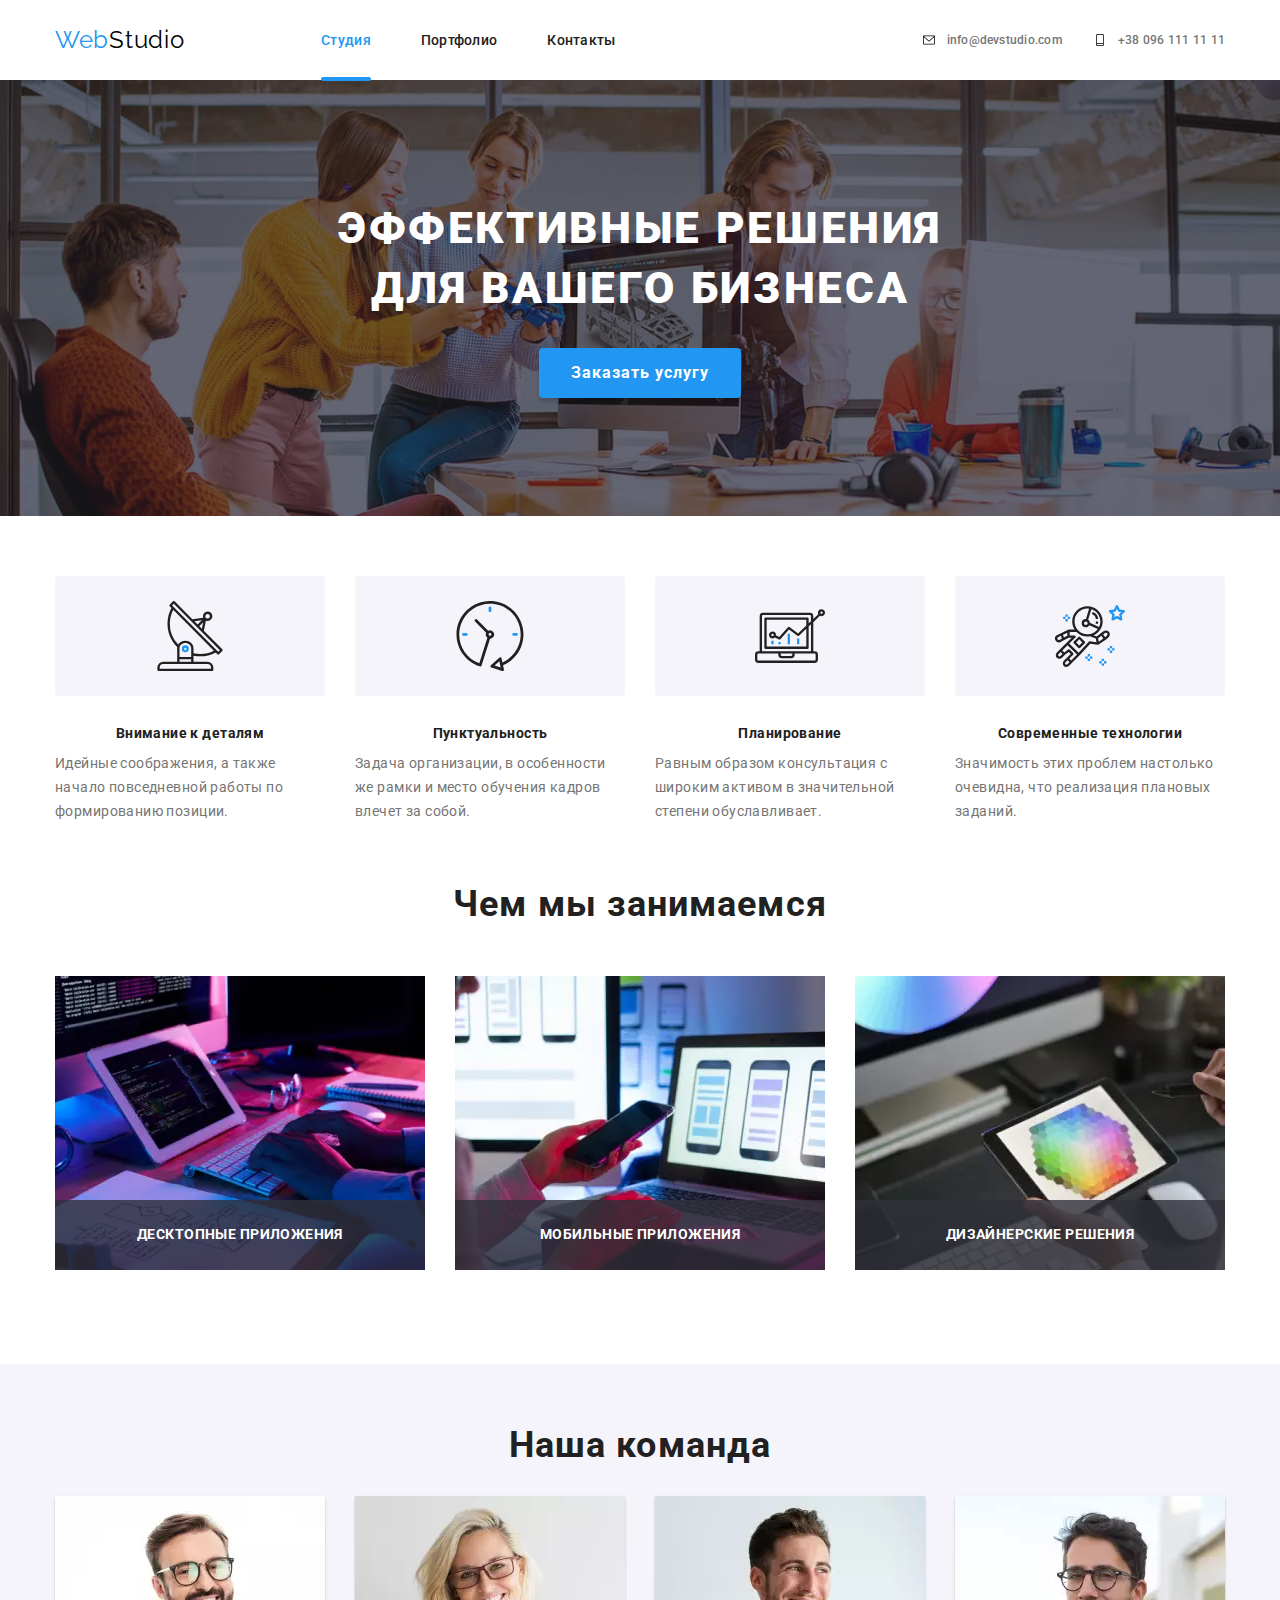
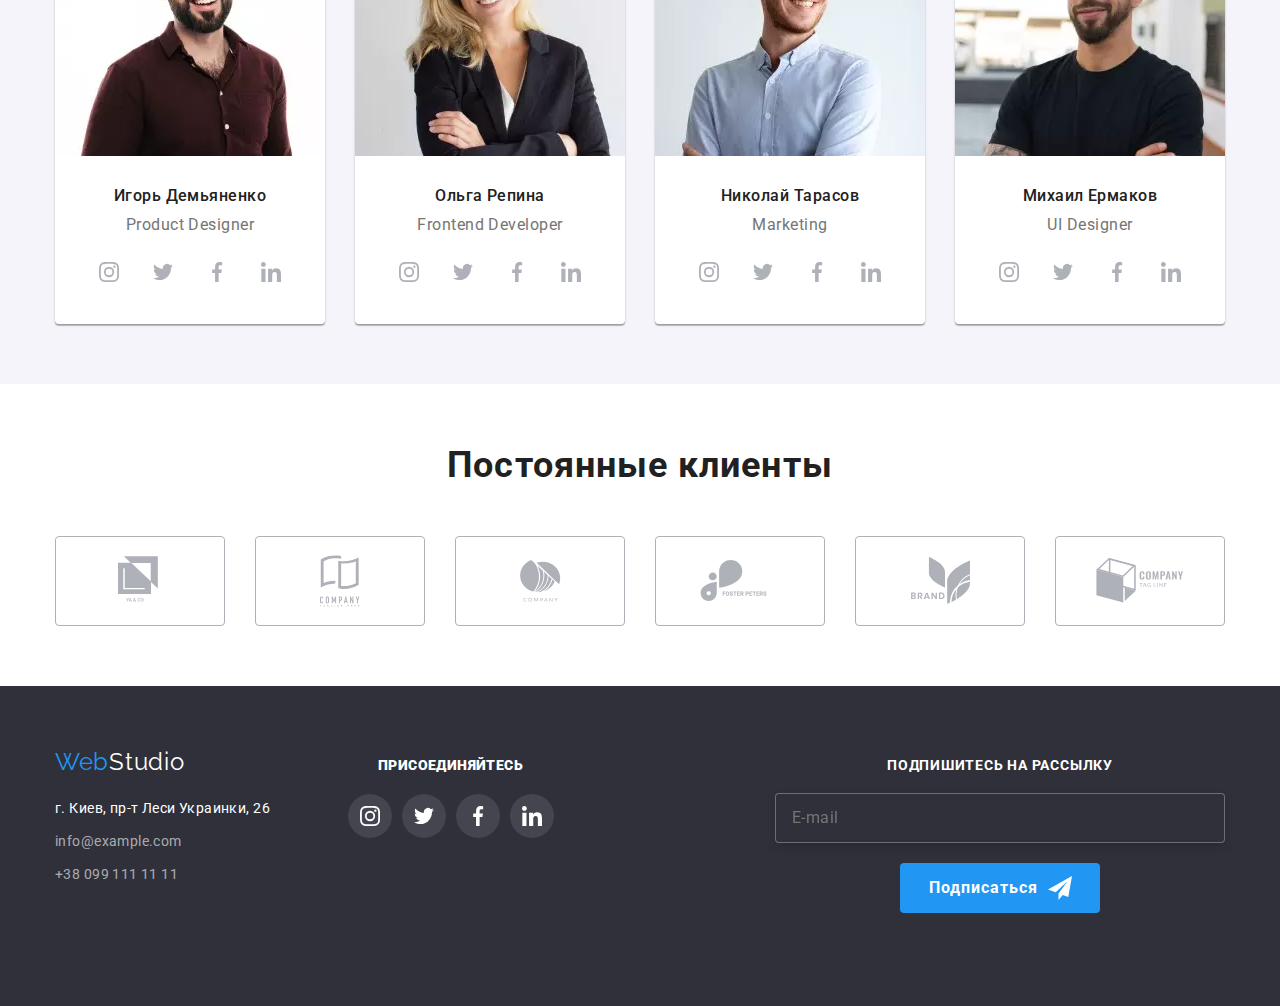
<file: index.html>
<!DOCTYPE html>
<html lang="ru">
  <head>
    <meta charset="UTF-8" />
    <meta name="viewport" content="width=device-width, initial-scale=1.0" />
    <title>Студия</title>
    <link
      href="https://fonts.googleapis.com/css2?family=Raleway:wght@700&family=Roboto:wght@400;500;700&display=swap"
      rel="stylesheet"
    />
    <link
      rel="stylesheet"
      href="https://cdnjs.cloudflare.com/ajax/libs/modern-normalize/0.7.0/modern-normalize.min.css"
    />
    <link rel="stylesheet" href="./css/index.min.css" />
  </head>

  <body>
    <!-- Шапка -->
    <header class="page-header container">
      <a href="./index.html" class="logo"
        ><span class="logo--web-color">Web</span>Studio</a
      >
      <div class="menu-container">
        <nav>
          <ul class="site-nav list">
            <li class="site-nav__item">
              <a href="index.html" class="site-nav__link site-nav__item--active"
                >Студия</a
              >
            </li>
            <li class="site-nav__item">
              <a href="portfolio.html" class="site-nav__link">Портфолио</a>
            </li>
            <li class="site-nav__item">
              <a href="" class="site-nav__link">Контакты</a>
            </li>
          </ul>
        </nav>

        <ul class="header-contacts list">
          <li class="header-contacts__mail-item">
            <a href="mailto:info@devstudio.com" class="header-contacts__link">
              <svg class="header-contacts__icon">
                <use
                  href="./images/symbol-defs.svg#icon-address-header-envelop"
                ></use>
              </svg>
              info@devstudio.com</a
            >
          </li>
          <li class="header-contacts__tel-item">
            <a href="tel:+380961111111" class="header-contacts__link"
              ><svg class="header-contacts__icon">
                <use
                  href="./images/symbol-defs.svg#icon-address-header-smartphone"
                ></use>
              </svg>
              +38 096 111 11 11</a
            >
          </li>
        </ul>
      </div>

      <!-- моб. кнопка -->
      <button
        type="button"
        class="menu-button"
        data-menu-button
        aria-expanded="false"
        aria-controls="mobile-menu"
      >
        <svg width="24" height="16" aria-label="Переключатель мобильного меню">
          <use
            class="menu-button__icon-menu"
            href="./images/symbol-defs-mobile.svg#icon-menu_24px"
          ></use>
          <use
            class="menu-button__icon-cross"
            href="./images/symbol-defs-mobile.svg#icon-close_24px"
          ></use>
        </svg>
      </button>

      <!-- моб. контейнер -->
      <div class="mobile-menu container" id="mobile-menu" data-menu>
        <nav>
          <ul class="mobile-menu__site-nav list">
            <li class="mobile-menu__site-nav-item">
              <a
                href="index.html"
                class="mobile-menu__site-nav-link mobile-menu__site-nav-link--mobile-active"
                >Студия</a
              >
            </li>
            <li class="mobile-menu__site-nav-item">
              <a href="portfolio.html" class="mobile-menu__site-nav-link"
                >Портфолио</a
              >
            </li>
            <li class="mobile-menu__site-nav-item">
              <a href="" class="mobile-menu__site-nav-link">Контакты</a>
            </li>
          </ul>
        </nav>

        <ul class="mobile-menu-contacts list">
          <li class="mobile-menu-contacts__mail-item">
            <a
              href="mailto:info@devstudio.com"
              class="mobile-menu-contacts__link"
            >
              <svg class="mobile-menu-contacts__icon">
                <use
                  href="./images/symbol-defs.svg#icon-address-header-envelop"
                ></use>
              </svg>
              info@devstudio.com</a
            >
          </li>
          <li class="mobile-menu-contacts__tel-item">
            <a href="tel:+380961111111" class="mobile-menu-contacts__link"
              ><svg class="mobile-menu-contacts__icon">
                <use
                  href="./images/symbol-defs.svg#icon-address-header-smartphone"
                ></use>
              </svg>
              +38 096 111 11 11</a
            >
          </li>
        </ul>
      </div>

      <!-- </div> -->
    </header>

    <!-- Уникальный контент страницы -->
    <main>
      <!-- Баннер -->
      <section class="hero overlay">
        <div class="container">
          <h1 class="hero__title">
            Эффективные решения <br />
            для вашего бизнеса
          </h1>
          <button class="button" data-modal-open>
            <span class="button__text">Заказать услугу</span>
          </button>
        </div>
      </section>

      <!-- Особенности -->
      <section class="feature-section">
        <div class="container">
          <h2 class="feature-section__title visually-hidden">Особенности</h2>
          <ul class="feature-section_list list">
            <li class="feature-section__item">
              <div class="feature-section__icon-area">
                <svg class="feature-section__icons">
                  <use
                    href="./images/symbol-defs.svg#icon-feature-antena-1"
                  ></use>
                </svg>
              </div>
              <h3 class="feature-section__title">Внимание к деталям</h3>
              <p class="feature-section__desc">
                Идейные соображения, а также начало повседневной работы по
                формированию позиции.
              </p>
            </li>
            <li class="feature-section__item">
              <div class="feature-section__icon-area">
                <svg class="feature-section__icons">
                  <use
                    href="./images/symbol-defs.svg#icon-feature-clock-2"
                  ></use>
                </svg>
              </div>
              <h3 class="feature-section__title">Пунктуальность</h3>
              <p class="feature-section__desc">
                Задача организации, в особенности же рамки и место обучения
                кадров влечет за собой.
              </p>
            </li>
            <li class="feature-section__item">
              <div class="feature-section__icon-area">
                <svg class="feature-section__icons">
                  <use
                    href="./images/symbol-defs.svg#icon-feature-diagram-3"
                  ></use>
                </svg>
              </div>
              <h3 class="feature-section__title">Планирование</h3>
              <p class="feature-section__desc">
                Равным образом консультация с широким активом в значительной
                степени обуславливает.
              </p>
            </li>
            <li class="feature-section__item">
              <div class="feature-section__icon-area">
                <svg class="feature-section__icons">
                  <use
                    href="./images/symbol-defs.svg#icon-feature-astronaut-4"
                  ></use>
                </svg>
              </div>
              <h3 class="feature-section__title">Современные технологии</h3>
              <p class="feature-section__desc">
                Значимость этих проблем настолько очевидна, что реализация
                плановых заданий.
              </p>
            </li>
          </ul>
        </div>
      </section>

      <!-- Чем мы занимаемся -->
      <section class="work-section">
        <div class="container">
          <h2 class="work-section__title">Чем мы занимаемся</h2>

          <ul class="work-section__list list">
            <li class="work-section__item">
              <picture>
                <source
                  srcset="./images/desctop.webp 1x, ./images/desctop@2x.webp 2x"
                  type="image/webp"
                  media="(min-width: 1200px)"
                />
                <source
                  srcset="./images/desctop.jpg 1x, ./images/desctop@2x.jpg 2x"
                  media="(min-width: 1200px)"
                />
                <img
                  src="./images/desctop.jpg"
                  alt="Руки пишущие код"
                  width="370"
                  class="work-section__img list"
                />
              </picture>
              <div class="work-section__box">
                <p class="work-section__desc">Десктопные приложения</p>
              </div>
            </li>
            <li class="work-section__item">
              <picture>
                <source
                  srcset="./images/mobile.webp 1x, ./images/mobile@2x.webp 2x"
                  type="image/webp"
                  media="(min-width: 1200px)"
                />
                <source
                  srcset="./images/mobilejpg 1x, ./images/mobile@2x.jpg 2x"
                  media="(min-width: 1200px)"
                />
                <img
                  src="./images/mobilejpg"
                  alt="Тестируют мобильную версию"
                  width="370"
                  class="work-section__img list"
                />
              </picture>
              <div class="work-section__box">
                <p class="work-section__desc">Мобильные приложения</p>
              </div>
            </li>
            <li class="work-section__item">
              <picture>
                <source
                  srcset="./images/design.webp 1x, ./images/design@2x.webp 2x"
                  type="image/webp"
                  media="(min-width: 1200px)"
                />
                <source
                  srcset="./images/designjpg 1x, ./images/design@2x.jpg 2x"
                  media="(min-width: 1200px)"
                />
                <img
                  src="./images/designjpg"
                  alt="Тестируют мобильную версию"
                  width="370"
                  class="work-section__img list"
                />
              </picture>
              <div class="work-section__box">
                <p class="work-section__desc">Дизайнерские решения</p>
              </div>
            </li>
          </ul>
        </div>
      </section>

      <!-- Наша команда -->
      <section class="team-section">
        <div class="container">
          <h2 class="team-section__title">Наша команда</h2>
          <ul class="team-list list">
            <li class="team-list__item">
              <picture>
                <source
                  srcset="
                    ./images/igor_mobile.webp    1x,
                    ./images/igor_mobile@2x.webp 2x
                  "
                  type="image/webp"
                  media="(max-width: 767px)"
                />
                <source
                  srcset="
                    ./images/igor_tablet.webp    1x,
                    ./images/igor_tablet@2x.webp 2x
                  "
                  type="image/webp"
                  media="(max-width: 1199px)"
                />
                <source
                  srcset="
                    ./images/igor_desktop.webp    1x,
                    ./images/igor_desktop@2x.webp 2x
                  "
                  type="image/webp"
                  media="(min-width: 1200px)"
                />
                <source
                  srcset="
                    ./images/igor_mobile.jpg    1x,
                    ./images/igor_mobile@2x.jpg 2x
                  "
                  media="(max-width: 767px)"
                />
                <source
                  srcset="
                    ./images/igor_tablet.jpg    1x,
                    ./images/igor_tablet@2x.jpg 2x
                  "
                  media="(max-width: 1199px)"
                />
                <source
                  srcset="
                    ./images/igor_desktop.jpg    1x,
                    ./images/igor_desktop@2x.jpg 2x
                  "
                  media="(min-width: 1200px)"
                />
                <img
                  src="./images/igor_mobile.jpg"
                  alt="Мужчина в очках и с бородой"
                  class="team-list__img"
                />
              </picture>
              <h3 class="team-list__title">Игорь Демьяненко</h3>
              <p class="team-list__desc">Product Designer</p>
              <ul class="social-links">
                <li class="social-links__item">
                  <a href="" class="social-links__link">
                    <svg class="social-links__icon">
                      <use
                        href="./images/symbol-defs.svg#icon-team-insta-1"
                      ></use>
                    </svg>
                  </a>
                </li>
                <li class="social-links__item">
                  <a href="" class="social-links__link">
                    <svg class="social-links__icon">
                      <use
                        href="./images/symbol-defs.svg#icon-team-twitter-2"
                      ></use>
                    </svg>
                  </a>
                </li>
                <li class="social-links__item">
                  <a href="" class="social-links__link">
                    <svg class="social-links__icon">
                      <use
                        href="./images/symbol-defs.svg#icon-team-facebook-3"
                      ></use>
                    </svg>
                  </a>
                </li>
                <li class="social-links__item">
                  <a href="" class="social-links__link">
                    <svg class="social-links__icon">
                      <use
                        href="./images/symbol-defs.svg#icon-team-linkedin-4"
                      ></use>
                    </svg>
                  </a>
                </li>
              </ul>
            </li>

            <li class="team-list__item">
              <picture>
                <source
                  srcset="
                    ./images/olga_mobile.webp    1x,
                    ./images/olga_mobile@2x.webp 2x
                  "
                  type="image/webp"
                  media="(max-width: 767px)"
                />
                <source
                  srcset="
                    ./images/olga_tablet.webp    1x,
                    ./images/olga_tablet@2x.webp 2x
                  "
                  type="image/webp"
                  media="(max-width: 1199px)"
                />
                <source
                  srcset="
                    ./images/olga_desktop.webp    1x,
                    ./images/olga_desktop@2x.webp 2x
                  "
                  type="image/webp"
                  media="(min-width: 1200px)"
                />
                <source
                  srcset="
                    ./images/olga_mobile.jpg    1x,
                    ./images/olga_mobile@2x.jpg 2x
                  "
                  media="(max-width: 767px)"
                />
                <source
                  srcset="
                    ./images/olga_tablet.jpg    1x,
                    ./images/olga_tablet@2x.jpg 2x
                  "
                  media="(max-width: 1199px)"
                />
                <source
                  srcset="
                    ./images/olga_desktop.jpg    1x,
                    ./images/olga_desktop@2x.jpg 2x
                  "
                  media="(min-width: 1200px)"
                />
                <img
                  src="./images/olga_mobile.jpg"
                  alt="Улыбающаяся блондинка в очках и в черном пиджаке"
                  class="team-list__img"
                />
              </picture>
              <h3 class="team-list__title">Ольга Репина</h3>
              <p class="team-list__desc">Frontend Developer</p>
              <ul class="social-links">
                <li class="social-links__item">
                  <a href="" class="social-links__link">
                    <svg class="social-links__icon">
                      <use
                        href="./images/symbol-defs.svg#icon-team-insta-1"
                      ></use>
                    </svg>
                  </a>
                </li>
                <li class="social-links__item">
                  <a href="" class="social-links__link">
                    <svg class="social-links__icon">
                      <use
                        href="./images/symbol-defs.svg#icon-team-twitter-2"
                      ></use>
                    </svg>
                  </a>
                </li>
                <li class="social-links__item">
                  <a href="" class="social-links__link">
                    <svg class="social-links__icon">
                      <use
                        href="./images/symbol-defs.svg#icon-team-facebook-3"
                      ></use>
                    </svg>
                  </a>
                </li>
                <li class="social-links__item">
                  <a href="" class="social-links__link">
                    <svg class="social-links__icon">
                      <use
                        href="./images/symbol-defs.svg#icon-team-linkedin-4"
                      ></use>
                    </svg>
                  </a>
                </li>
              </ul>
            </li>

            <li class="team-list__item">
              <picture>
                <source
                  srcset="
                    ./images/nikolay_mobile.webp    1x,
                    ./images/nikolay_mobile@2x.webp 2x
                  "
                  type="image/webp"
                  media="(max-width: 767px)"
                />
                <source
                  srcset="
                    ./images/nikolay_tablet.webp    1x,
                    ./images/nikolay_tablet@2x.webp 2x
                  "
                  type="image/webp"
                  media="(max-width: 1199px)"
                />
                <source
                  srcset="
                    ./images/nikolay_desktop.webp    1x,
                    ./images/nikolay_desktop@2x.webp 2x
                  "
                  type="image/webp"
                  media="(min-width: 1200px)"
                />
                <source
                  srcset="
                    ./images/nikolay_mobile.jpg    1x,
                    ./images/nikolay_mobile@2x.jpg 2x
                  "
                  media="(max-width: 767px)"
                />
                <source
                  srcset="
                    ./images/nikolay_tablet.jpg    1x,
                    ./images/nikolay_tablet@2x.jpg 2x
                  "
                  media="(max-width: 1199px)"
                />
                <source
                  srcset="
                    ./images/nikolay_desktop.jpg    1x,
                    ./images/nikolay_desktop@2x.jpg 2x
                  "
                  media="(min-width: 1200px)"
                />
                <img
                  src="./images/nikolay_mobile.jpg"
                  alt="Улыбающийся парень в белой рубашке"
                  class="team-list__img"
                />
              </picture>
              <h3 class="team-list__title">Николай Тарасов</h3>
              <p class="team-list__desc">Marketing</p>
              <ul class="social-links">
                <li class="social-links__item">
                  <a href="" class="social-links__link">
                    <svg class="social-links__icon">
                      <use
                        href="./images/symbol-defs.svg#icon-team-insta-1"
                      ></use>
                    </svg>
                  </a>
                </li>
                <li class="social-links__item">
                  <a href="" class="social-links__link">
                    <svg class="social-links__icon">
                      <use
                        href="./images/symbol-defs.svg#icon-team-twitter-2"
                      ></use>
                    </svg>
                  </a>
                </li>
                <li class="social-links__item">
                  <a href="" class="social-links__link">
                    <svg class="social-links__icon">
                      <use
                        href="./images/symbol-defs.svg#icon-team-facebook-3"
                      ></use>
                    </svg>
                  </a>
                </li>
                <li class="social-links__item">
                  <a href="" class="social-links__link">
                    <svg class="social-links__icon">
                      <use
                        href="./images/symbol-defs.svg#icon-team-linkedin-4"
                      ></use>
                    </svg>
                  </a>
                </li>
              </ul>
            </li>

            <li class="team-list__item">
              <picture>
                <source
                  srcset="
                    ./images/michael_mobile.webp    1x,
                    ./images/michael_mobile@2x.webp 2x
                  "
                  type="image/webp"
                  media="(max-width: 767px)"
                />
                <source
                  srcset="
                    ./images/michael_tablet.webp    1x,
                    ./images/michael_tablet@2x.webp 2x
                  "
                  type="image/webp"
                  media="(max-width: 1199px)"
                />
                <source
                  srcset="
                    ./images/michael_desktop.webp    1x,
                    ./images/michael_desktop@2x.webp 2x
                  "
                  type="image/webp"
                  media="(min-width: 1200px)"
                />
                <source
                  srcset="
                    ./images/michael_mobile.jpg    1x,
                    ./images/michael_mobile@2x.jpg 2x
                  "
                  media="(max-width: 767px)"
                />
                <source
                  srcset="
                    ./images/michael_tablet.jpg    1x,
                    ./images/michael_tablet@2x.jpg 2x
                  "
                  media="(max-width: 1199px)"
                />
                <source
                  srcset="
                    ./images/michael_desktop.jpg    1x,
                    ./images/michael_desktop@2x.jpg 2x
                  "
                  media="(min-width: 1200px)"
                />
                <img
                  src="./images/michael_mobile.jpg"
                  alt="Мужчина в круглых очках и черной футболке"
                  class="team-list__img"
                />
              </picture>
              <h3 class="team-list__title">Михаил Ермаков</h3>
              <p class="team-list__desc">UI Designer</p>
              <ul class="social-links">
                <li class="social-links__item">
                  <a href="" class="social-links__link">
                    <svg class="social-links__icon">
                      <use
                        href="./images/symbol-defs.svg#icon-team-insta-1"
                      ></use>
                    </svg>
                  </a>
                </li>
                <li class="social-links__item">
                  <a href="" class="social-links__link">
                    <svg class="social-links__icon">
                      <use
                        href="./images/symbol-defs.svg#icon-team-twitter-2"
                      ></use>
                    </svg>
                  </a>
                </li>
                <li class="social-links__item">
                  <a href="" class="social-links__link">
                    <svg class="social-links__icon">
                      <use
                        href="./images/symbol-defs.svg#icon-team-facebook-3"
                      ></use>
                    </svg>
                  </a>
                </li>
                <li class="social-links__item">
                  <a href="" class="social-links__link">
                    <svg class="social-links__icon">
                      <use
                        href="./images/symbol-defs.svg#icon-team-linkedin-4"
                      ></use>
                    </svg>
                  </a>
                </li>
              </ul>
            </li>
          </ul>
        </div>
      </section>

      <!-- Постоянные клиенты -->
      <section class="clients-section container">
        <h2 class="clients-section__title">Постоянные клиенты</h2>
        <ul class="clients-list container">
          <li class="clients-list__item">
            <a href="" class="clients-list__link">
              <svg class="clients-list__icon" width="44" height="49">
                <use href="./images/symbol-defs-clients.svg#icon-logo-1"></use>
              </svg>
            </a>
          </li>
          <li class="clients-list__item">
            <a href="" class="clients-list__link">
              <svg class="clients-list__icon" width="40" height="52">
                <use href="./images/symbol-defs-clients.svg#icon-logo-2"></use>
              </svg>
            </a>
          </li>
          <li class="clients-list__item">
            <a href="" class="clients-list__link">
              <svg class="clients-list__icon" width="41" height="42">
                <use href="./images/symbol-defs-clients.svg#icon-logo-3"></use>
              </svg>
            </a>
          </li>
          <li class="clients-list__item">
            <a href="" class="clients-list__link">
              <svg class="clients-list__icon" width="80" height="42">
                <use href="./images/symbol-defs-clients.svg#icon-logo-4"></use>
              </svg>
            </a>
          </li>
          <li class="clients-list__item">
            <a href="" class="clients-list__link">
              <svg class="clients-list__icon" width="59" height="47">
                <use href="./images/symbol-defs-clients.svg#icon-logo-5"></use>
              </svg>
            </a>
          </li>
          <li class="clients-list__item">
            <a href="" class="clients-list__link">
              <svg class="clients-list__icon" width="88" height="45">
                <use href="./images/symbol-defs-clients.svg#icon-logo-6"></use>
              </svg>
            </a>
          </li>
        </ul>
      </section>
    </main>

    <!-- Подвал -->
    <footer class="page-footer">
      <!-- Лого и адресс -->
      <div class="container">
        <div class="footer-logo-container">
          <div class="logo-contacts">
            <div class="logo-contacts__logo">
              <a href="./index.html" class="logo"
                ><span class="logo--web-color">Web</span
                ><span class="logo--studio-color">Studio</span></a
              >
            </div>

            <address class="contacts-text">
              <span class="contacts-text__map"
                >г. Киев, пр-т Леси Украинки, 26 </span
              ><br />
              <span class="contacts-text__address">
                <span class="contacts-text__mail-tel"> info@example.com</span
                ><br />
                +38 099 111 11 11
              </span>
            </address>
          </div>

          <div class="footer-social-links">
            <b class="footer-social-links__offer">присоединяйтесь</b>
            <ul class="footer-social__list">
              <li class="footer-social-links__item">
                <a href="" class="footer-social-links__link">
                  <svg class="footer-social-links__icon">
                    <use
                      href="./images/symbol-defs.svg#icon-footer-instagram-1"
                    ></use>
                  </svg>
                </a>
              </li>
              <li class="footer-social-links__item">
                <a href="" class="footer-social-links__link">
                  <svg class="footer-social-links__icon">
                    <use
                      href="./images/symbol-defs.svg#icon-footer-twitter-2"
                    ></use>
                  </svg>
                </a>
              </li>
              <li class="footer-social-links__item">
                <a href="" class="footer-social-links__link">
                  <svg class="footer-social-links__icon">
                    <use
                      href="./images/symbol-defs.svg#icon-footer-facebook-3"
                    ></use>
                  </svg>
                </a>
              </li>
              <li class="footer-social-links__item">
                <a href="" class="footer-social-links__link">
                  <svg class="footer-social-links__icon">
                    <use
                      href="./images/symbol-defs.svg#icon-footer-linkedin-4"
                    ></use>
                  </svg>
                </a>
              </li>
            </ul>
          </div>

          <div class="footer-form">
            <p class="footer-form__subscribe">Подпишитесь на рассылку</p>
            <form class="js-speaker-form">
              <div class="footer-form-flex">
                <input
                  type="email"
                  name="e-mail"
                  id="e-mail"
                  placeholder="E-mail"
                  class="footer-form__input"
                />
                <button type="submit" class="footer-button">
                  <span class="footer-button__text">Подписаться</span>
                  <svg class="footer-button__icon">
                    <use
                      href="./images/symbol-defs-send.svg#icon-icon-send-1"
                    ></use>
                  </svg>
                </button>
              </div>
            </form>
          </div>
        </div>
      </div>
    </footer>

    <div class="backdrop is-hidden container" data-modal>
      <div class="modal">
        <svg
          width="30"
          height="30"
          fill="none"
          xmlns="http://www.w3.org/2000/svg"
          class="modal__icon-close"
          data-modal-close
        >
          <circle cx="15" cy="15" r="15" fill="#fff" />
          <circle cx="15" cy="15" r="14.5" stroke="#000" stroke-opacity=".1" />
          <path
            d="M21 10.108L19.892 9 15.5 13.392 11.108 9 10 10.108l4.392 4.392L10 18.892 11.108 20l4.392-4.392L19.892 20 21 18.892 16.608 14.5 21 10.108z"
            fill="#000"
          />
        </svg>
        <p class="modal__title form-container">
          Оставьте свои данные, мы вам перезвоним
        </p>
        <form class="form-container js-speaker-form">
          <div class="form-field">
            <label for="name" class="form-field__lable">Имя</label>
            <input
              type="text"
              name="name"
              id="name"
              class="form-field__input"
              required
              pattern="[A-Za-z0-9\s]+"
              placeholder=" "
            />
            <svg class="form-field__icon">
              <use
                href="./images/symbol-defs-modal-2.svg#icon-person-black-18dp"
              ></use>
            </svg>
          </div>

          <div class="form-field">
            <label for="tel" class="form-field__lable">Телефон</label>
            <input
              type="tel"
              name="tel"
              id="tel"
              class="form-field__input"
              autocomplete="off"
              required
              pattern="[0-9]{10,12}"
              placeholder=" "
            />
            <svg class="form-field__icon">
              <use
                href="./images/symbol-defs-modal-2.svg#icon-phone-black-18dp"
              ></use>
            </svg>
          </div>

          <div class="form-field">
            <label for="email" class="form-field__lable">Почта</label>
            <input
              type="email"
              name="email"
              id="email"
              class="form-field__input"
              autocomplete="off"
              required
              pattern="[a-z0-9._%+-]+@[a-z0-9.-]+\.[a-z]{2,}$"
              placeholder=" "
            />
            <svg class="form-field__icon">
              <use
                href="./images/symbol-defs-modal-2.svg#icon-email-black-18dp"
              ></use>
            </svg>
          </div>

          <div class="form-container form-field">
            <label for="comment" class="form-field__lable">Комментарий</label>
            <textarea
              name="comment"
              rows="10"
              cols="45"
              class="form-field__textarea"
              placeholder="Введите текст"
              id="comment"
              required
            ></textarea>
          </div>

          <div class="form-policy">
            <label class="form-policy__label">
              <input
                type="checkbox"
                name="policy"
                class="form-policy__input visually-hidden"
              />
              <span class="form-policy__icon"></span>
              Соглашаюсь с рассылкой и принимаю
              <a href="" class="form-policy__link">Условия договора</a></label
            >
          </div>

          <div class="button-container form-container">
            <button type="submit" class="modal-button">
              <span class="modal-button__text">Отправить</span>
            </button>
          </div>
        </form>
      </div>
    </div>

    <script src="./js/modal.js"></script>
    <script src="./js/mobile-menu.js"></script>
    <script>
      (() => {
        document
          .querySelector('.js-speaker-form')
          .addEventListener('submit', e => {
            e.preventDefault();

            new FormData(e.currentTarget).forEach((value, name) =>
              console.log(`${name}: ${value}`),
            );
          });
      })();
    </script>
  </body>
</html>
</file>
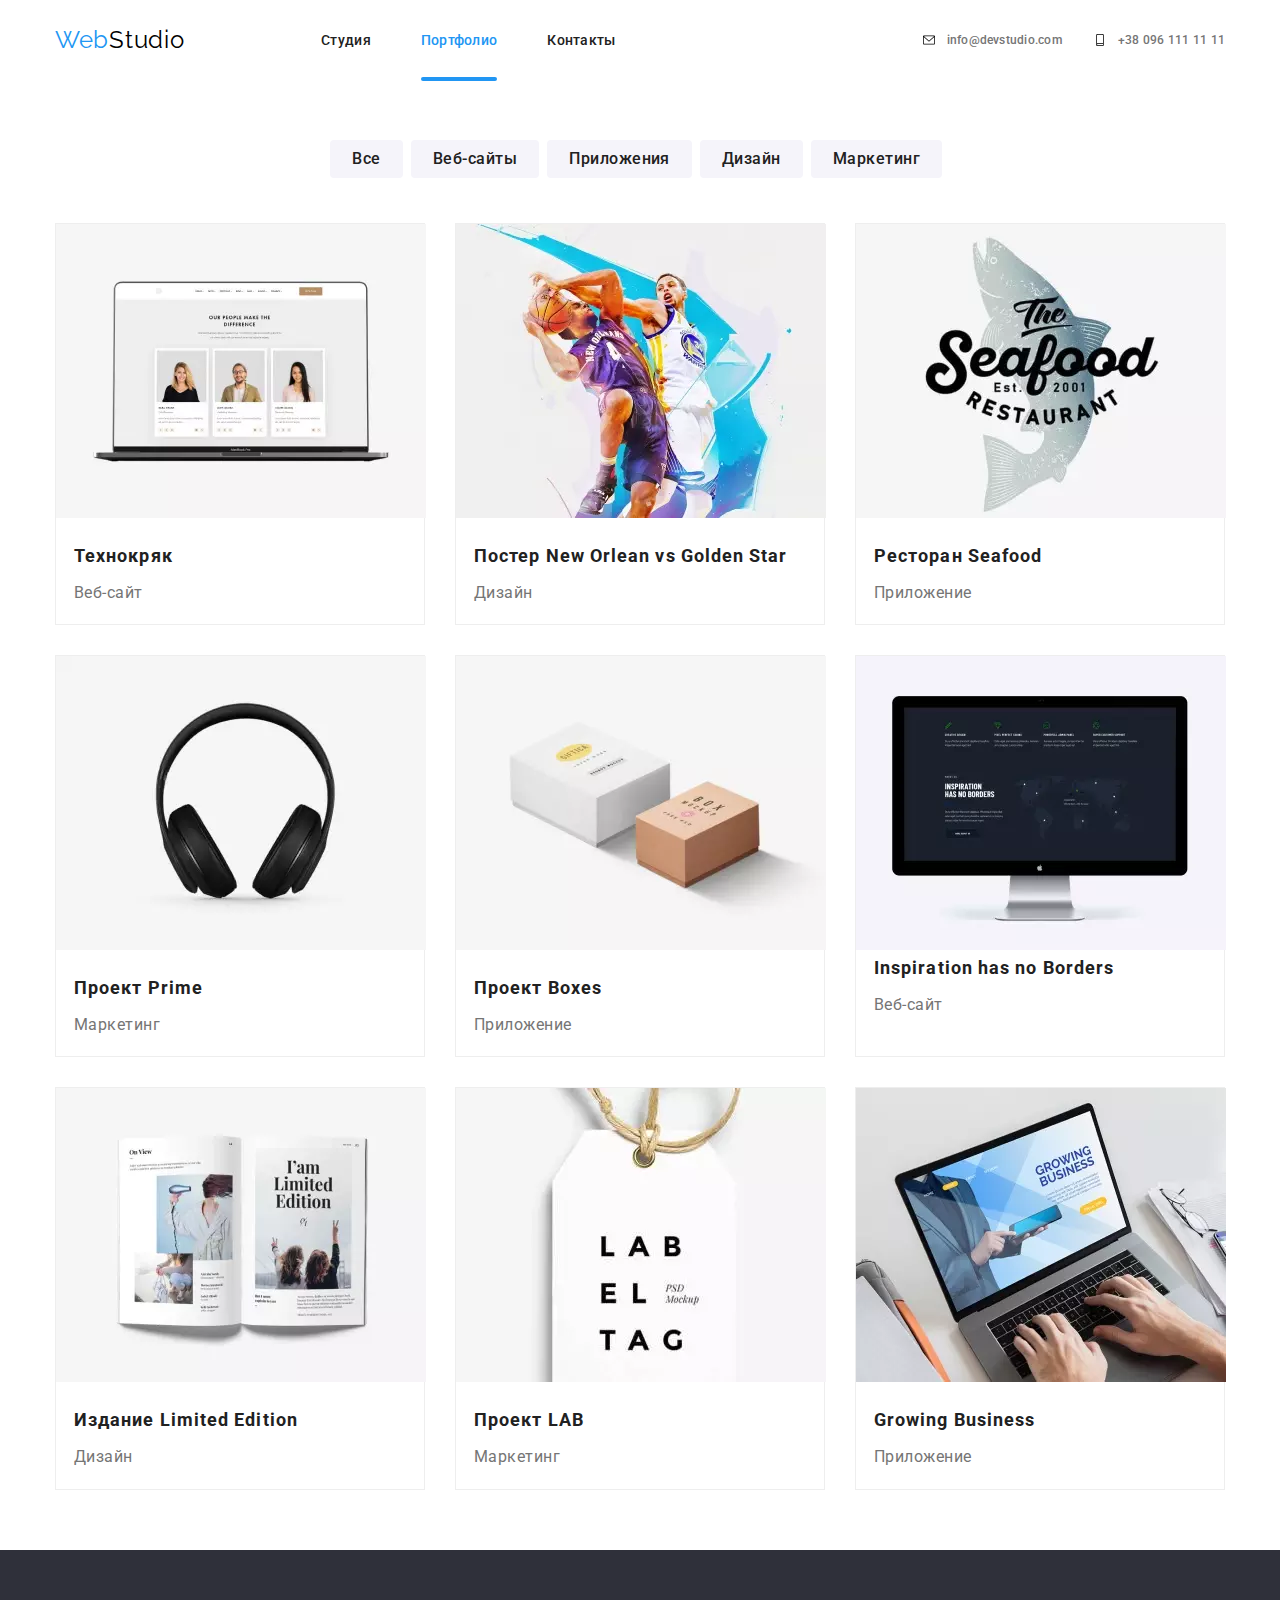
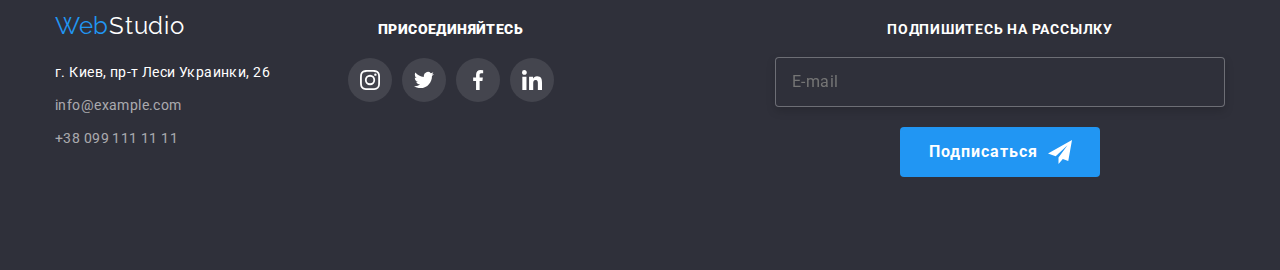
<file: portfolio.html>
<!DOCTYPE html>
<html lang="ru">
  <head>
    <meta charset="UTF-8" />
    <meta name="viewport" content="width=device-width, initial-scale=1.0" />
    <title>Портфолио</title>
    <link
      rel="stylesheet"
      href="https://fonts.googleapis.com/css2?family=Raleway:wght@700&family=Roboto:wght@400;500;700&display=swap"
    />
    <link
      rel="stylesheet"
      href="https://cdnjs.cloudflare.com/ajax/libs/modern-normalize/0.7.0/modern-normalize.min.css"
    />
    <link rel="stylesheet" href="./css/portfolio.min.css" />
  </head>

  <body>
    <!-- Шапка -->
    <header class="page-header container">
      <!-- <div class="page-header__flex"> -->
      <a href="./index.html" class="logo"
        ><span class="logo--web-color">Web</span>Studio</a
      >
      <div class="menu-container">
        <nav>
          <ul class="site-nav list">
            <li class="site-nav__item">
              <a href="index.html" class="site-nav__link">Студия</a>
            </li>
            <li class="site-nav__item">
              <a
                href="portfolio.html"
                class="site-nav__link site-nav__item--active"
                >Портфолио</a
              >
            </li>
            <li class="site-nav__item">
              <a href="" class="site-nav__link">Контакты</a>
            </li>
          </ul>
        </nav>

        <ul class="header-contacts list">
          <li class="header-contacts__mail-item">
            <a href="mailto:info@devstudio.com" class="header-contacts__link">
              <svg class="header-contacts__icon">
                <use
                  href="./images/symbol-defs.svg#icon-address-header-envelop"
                ></use>
              </svg>
              info@devstudio.com</a
            >
          </li>
          <li class="header-contacts__tel-item">
            <a href="tel:+380961111111" class="header-contacts__link"
              ><svg class="header-contacts__icon">
                <use
                  href="./images/symbol-defs.svg#icon-address-header-smartphone"
                ></use>
              </svg>
              +38 096 111 11 11</a
            >
          </li>
        </ul>
      </div>

      <!-- моб. кнопка -->
      <button
        type="button"
        class="menu-button"
        data-menu-button
        aria-expanded="false"
        aria-controls="mobile-menu"
      >
        <svg width="26" height="16" aria-label="Переключатель мобильного меню">
          <use
            class="menu-button__icon-menu"
            href="./images/symbol-defs-mobile.svg#icon-menu_24px"
          ></use>
          <use
            class="menu-button__icon-cross"
            href="./images/symbol-defs-mobile.svg#icon-close_24px"
          ></use>
        </svg>
      </button>

      <!-- моб. контейнер -->
      <div class="mobile-menu container" id="mobile-menu" data-menu>
        <nav>
          <ul class="mobile-menu__site-nav list">
            <li class="mobile-menu__site-nav-item">
              <a href="index.html" class="mobile-menu__site-nav-link">Студия</a>
            </li>
            <li class="mobile-menu__site-nav-item">
              <a
                href="portfolio.html"
                class="mobile-menu__site-nav-link mobile-menu__site-nav-link--mobile-active"
                >Портфолио</a
              >
            </li>
            <li class="mobile-menu__site-nav-item">
              <a href="" class="mobile-menu__site-nav-link">Контакты</a>
            </li>
          </ul>
        </nav>

        <ul class="mobile-menu-contacts list">
          <li class="mobile-menu-contacts__mail-item">
            <a
              href="mailto:info@devstudio.com"
              class="mobile-menu-contacts__link"
            >
              <svg class="mobile-menu-contacts__icon">
                <use
                  href="./images/symbol-defs.svg#icon-address-header-envelop"
                ></use>
              </svg>
              info@devstudio.com</a
            >
          </li>
          <li class="mobile-menu-contacts__tel-item">
            <a href="tel:+380961111111" class="mobile-menu-contacts__link"
              ><svg class="mobile-menu-contacts__icon">
                <use
                  href="./images/symbol-defs.svg#icon-address-header-smartphone"
                ></use>
              </svg>
              +38 096 111 11 11</a
            >
          </li>
        </ul>
      </div>

      <!-- </div> -->
    </header>

    <!-- Уникальный контент страницы -->
    <main>
      <!-- Портфолио -->
      <section class="project-section container">
        <!-- <div class=""> -->
        <h1 class="project-section__title visually-hidden">Проекты</h1>

        <!-- Фильтры -->
        <ul class="filters-list list">
          <li class="filters-list__item">
            <button type="button" class="filters-list__button">Все</button>
          </li>
          <li class="filters-list__item">
            <button type="button" class="filters-list__button">
              Веб-сайты
            </button>
          </li>
          <li class="filters-list__item">
            <button type="button" class="filters-list__button">
              Приложения
            </button>
          </li>
          <li class="filters-list__item">
            <button type="button" class="filters-list__button">Дизайн</button>
          </li>
          <li class="filters-list__item">
            <button type="button" class="filters-list__button">
              Маркетинг
            </button>
          </li>
        </ul>

        <!-- Проекты -->
        <ul class="project-list list">
          <li class="project-list__item">
            <a href="" class="project-list__link">
              <div class="project-list__img">
                <picture>
                  <source
                    srcset="
                      ./images/technokryak_mobile.webp    1x,
                      ./images/technokryak_mobile@2x.webp 2x
                    "
                    type="image/webp"
                    media="(max-width: 767px)"
                  />
                  <source
                    srcset="
                      ./images/technokryak_tablet.webp    1x,
                      ./images/technokryak_tablet@2x.webp 2x
                    "
                    type="image/webp"
                    media="(max-width: 1199px)"
                  />
                  <source
                    srcset="
                      ./images/technokryak_desktop.webp    1x,
                      ./images/technokryak_desktop@2x.webp 2x
                    "
                    type="image/webp"
                    media="(min-width: 1200px)"
                  />
                  <source
                    srcset="
                      ./images/technokryak_mobile.jpg    1x,
                      ./images/technokryak_mobile@2x.jpg 2x
                    "
                    media="(max-width: 767px)"
                  />
                  <source
                    srcset="
                      ./images/technokryak_tablet.jpg    1x,
                      ./images/technokryak_tablet@2x.jpg 2x
                    "
                    media="(max-width: 1199px)"
                  />
                  <source
                    srcset="
                      ./images/technokryak_desktop.jpg    1x,
                      ./images/technokryak_desktop@2x.jpg 2x
                    "
                    media="(min-width: 1200px)"
                  />
                  <img
                    src="./images/technokryak_mobile.jpg"
                    alt="Ноутбук, на экране три карточки с портретами людей"
                  />
                </picture>
                <div class="project-list__overlay">
                  Технокряк это современная площадка распространения
                  коронавируса. Компании используют эту платформу для цифрового
                  шпионажа и атак на защищённые сервера конкурентов.
                </div>
              </div>
              <h2 class="project-list__title">Технокряк</h2>
              <p class="project-list__desc">Веб-сайт</p>
            </a>
          </li>
          <li class="project-list__item">
            <a href="" class="project-list__link">
              <div class="project-list__img">
                <picture>
                  <source
                    srcset="
                      ./images/goldenstar_mobile.webp    1x,
                      ./images/goldenstar_mobile@2x.webp 2x
                    "
                    type="image/webp"
                    media="(max-width: 767px)"
                  />
                  <source
                    srcset="
                      ./images/goldenstar_tablet.webp    1x,
                      ./images/goldenstar_tablet@2x.webp 2x
                    "
                    type="image/webp"
                    media="(max-width: 1199px)"
                  />
                  <source
                    srcset="
                      ./images/goldenstar_desktop.webp    1x,
                      ./images/goldenstar_desktop@2x.webp 2x
                    "
                    type="image/webp"
                    media="(min-width: 1200px)"
                  />
                  <source
                    srcset="
                      ./images/goldenstar_mobile.jpg    1x,
                      ./images/goldenstar_mobile@2x.jpg 2x
                    "
                    media="(max-width: 767px)"
                  />
                  <source
                    srcset="
                      ./images/goldenstar_tablet.jpg    1x,
                      ./images/goldenstar_tablet@2x.jpg 2x
                    "
                    media="(max-width: 1199px)"
                  />
                  <source
                    srcset="
                      ./images/goldenstar_desktop.jpg    1x,
                      ./images/goldenstar_desktop@2x.jpg 2x
                    "
                    media="(min-width: 1200px)"
                  />
                  <img
                    src="./images/goldenstar_mobile.jpg"
                    alt="Два баскитболятся борятся за мяч"
                  />
                </picture>
                <div class="project-list__overlay">
                  Технокряк это современная площадка распространения
                  коронавируса. Компании используют эту платформу для цифрового
                  шпионажа и атак на защищённые сервера конкурентов.
                </div>
              </div>
              <h2 class="project-list__title">
                Постер New Orlean vs Golden Star
              </h2>
              <p class="project-list__desc">Дизайн</p>
            </a>
          </li>
          <li class="project-list__item">
            <a href="" class="project-list__link">
              <div class="project-list__img">
                <picture>
                  <source
                    srcset="
                      ./images/seafood_mobile.webp    1x,
                      ./images/seafood_mobile@2x.webp 2x
                    "
                    type="image/webp"
                    media="(max-width: 767px)"
                  />
                  <source
                    srcset="
                      ./images/seafood_tablet.webp    1x,
                      ./images/seafood_tablet@2x.webp 2x
                    "
                    type="image/webp"
                    media="(max-width: 1199px)"
                  />
                  <source
                    srcset="
                      ./images/seafood_desktop.webp    1x,
                      ./images/seafood_desktop@2x.webp 2x
                    "
                    type="image/webp"
                    media="(min-width: 1200px)"
                  />
                  <source
                    srcset="
                      ./images/seafood_mobile.jpg    1x,
                      ./images/seafood_mobile@2x.jpg 2x
                    "
                    media="(max-width: 767px)"
                  />
                  <source
                    srcset="
                      ./images/seafood_tablet.jpg    1x,
                      ./images/seafood_tablet@2x.jpg 2x
                    "
                    media="(max-width: 1199px)"
                  />
                  <source
                    srcset="
                      ./images/seafood_desktop.jpg    1x,
                      ./images/seafood_desktop@2x.jpg 2x
                    "
                    media="(min-width: 1200px)"
                  />
                  <img
                    src="./images/seafood_mobile.jpg"
                    alt="Логотип ресторана на фоне рыбы"
                  />
                </picture>
                <div class="project-list__overlay">
                  Технокряк это современная площадка распространения
                  коронавируса. Компании используют эту платформу для цифрового
                  шпионажа и атак на защищённые сервера конкурентов.
                </div>
              </div>
              <h2 class="project-list__title">Ресторан Seafood</h2>
              <p class="project-list__desc">Приложение</p>
            </a>
          </li>
          <li class="project-list__item">
            <a href="" class="project-list__link">
              <div class="project-list__img">
                <picture>
                  <source
                    srcset="
                      ./images/prime_mobile.webp    1x,
                      ./images/prime_mobile@2x.webp 2x
                    "
                    type="image/webp"
                    media="(max-width: 767px)"
                  />
                  <source
                    srcset="
                      ./images/prime_tablet.webp    1x,
                      ./images/prime_tablet@2x.webp 2x
                    "
                    type="image/webp"
                    media="(max-width: 1199px)"
                  />
                  <source
                    srcset="
                      ./images/prime_desktop.webp    1x,
                      ./images/prime_desktop@2x.webp 2x
                    "
                    type="image/webp"
                    media="(min-width: 1200px)"
                  />
                  <source
                    srcset="
                      ./images/prime_mobile.jpg    1x,
                      ./images/prime_mobile@2x.jpg 2x
                    "
                    media="(max-width: 767px)"
                  />
                  <source
                    srcset="
                      ./images/prime_tablet.jpg    1x,
                      ./images/prime_tablet@2x.jpg 2x
                    "
                    media="(max-width: 1199px)"
                  />
                  <source
                    srcset="
                      ./images/prime_desktop.jpg    1x,
                      ./images/prime_desktop@2x.jpg 2x
                    "
                    media="(min-width: 1200px)"
                  />
                  <img
                    src="./images/prime_mobile.jpg"
                    alt="Черные наушники с оголовьем"
                  />
                </picture>
                <div class="project-list__overlay">
                  Технокряк это современная площадка распространения
                  коронавируса. Компании используют эту платформу для цифрового
                  шпионажа и атак на защищённые сервера конкурентов.
                </div>
              </div>
              <h2 class="project-list__title">Проект Prime</h2>
              <p class="project-list__desc">Маркетинг</p>
            </a>
          </li>
          <li class="project-list__item">
            <a href="" class="project-list__link">
              <div class="project-list__img">
                <picture>
                  <source
                    srcset="
                      ./images/boxes_mobile.webp    1x,
                      ./images/boxes_mobile@2x.webp 2x
                    "
                    type="image/webp"
                    media="(max-width: 767px)"
                  />
                  <source
                    srcset="
                      ./images/boxes_tablet.webp    1x,
                      ./images/boxes_tablet@2x.webp 2x
                    "
                    type="image/webp"
                    media="(max-width: 1199px)"
                  />
                  <source
                    srcset="
                      ./images/boxes_desktop.webp    1x,
                      ./images/boxes_desktop@2x.webp 2x
                    "
                    type="image/webp"
                    media="(min-width: 1200px)"
                  />
                  <source
                    srcset="
                      ./images/boxes_mobile.jpg    1x,
                      ./images/boxes_mobile@2x.jpg 2x
                    "
                    media="(max-width: 767px)"
                  />
                  <source
                    srcset="
                      ./images/boxes_tablet.jpg    1x,
                      ./images/boxes_tablet@2x.jpg 2x
                    "
                    media="(max-width: 1199px)"
                  />
                  <source
                    srcset="
                      ./images/boxes_desktop.jpg    1x,
                      ./images/boxes_desktop@2x.jpg 2x
                    "
                    media="(min-width: 1200px)"
                  />
                  <img
                    src="./images/boxes_mobile.jpg"
                    alt="Две коробки. Одна белая, одна коричневая."
                  />
                </picture>
                <div class="project-list__overlay">
                  Технокряк это современная площадка распространения
                  коронавируса. Компании используют эту платформу для цифрового
                  шпионажа и атак на защищённые сервера конкурентов.
                </div>
              </div>
              <h2 class="project-list__title">Проект Boxes</h2>
              <p class="project-list__desc">Приложение</p>
            </a>
          </li>
          <li class="project-list__item">
            <div class="project-list__img">
              <a href="" class="project-list__link">
                <picture>
                  <source
                    srcset="
                      ./images/inspiration_mobile.webp    1x,
                      ./images/inspiration_mobile@2x.webp 2x
                    "
                    type="image/webp"
                    media="(max-width: 767px)"
                  />
                  <source
                    srcset="
                      ./images/inspiration_tablet.webp    1x,
                      ./images/inspiration_tablet@2x.webp 2x
                    "
                    type="image/webp"
                    media="(max-width: 1199px)"
                  />
                  <source
                    srcset="
                      ./images/inspiration_desktop.webp    1x,
                      ./images/inspiration_desktop@2x.webp 2x
                    "
                    type="image/webp"
                    media="(min-width: 1200px)"
                  />
                  <source
                    srcset="
                      ./images/inspiration_mobile.jpg    1x,
                      ./images/inspiration_mobile@2x.jpg 2x
                    "
                    media="(max-width: 767px)"
                  />
                  <source
                    srcset="
                      ./images/inspiration_tablet.jpg    1x,
                      ./images/inspiration_tablet@2x.jpg 2x
                    "
                    media="(max-width: 1199px)"
                  />
                  <source
                    srcset="
                      ./images/inspiration_desktop.jpg    1x,
                      ./images/inspiration_desktop@2x.jpg 2x
                    "
                    media="(min-width: 1200px)"
                  />
                  <img src="./images/inspiration_mobile.jpg" alt="Монитор" />
                </picture>
                <div class="project-list__overlay">
                  Технокряк это современная площадка распространения
                  коронавируса. Компании используют эту платформу для цифрового
                  шпионажа и атак на защищённые сервера конкурентов.
                </div>

                <h2 class="project-list__title">Inspiration has no Borders</h2>
                <p class="project-list__desc">Веб-сайт</p>
              </a>
            </div>
          </li>
          <li class="project-list__item">
            <a href="" class="project-list__link">
              <div class="project-list__img">
                <picture>
                  <source
                    srcset="
                      ./images/limited_mobile.webp    1x,
                      ./images/limited_mobile@2x.webp 2x
                    "
                    type="image/webp"
                    media="(max-width: 767px)"
                  />
                  <source
                    srcset="
                      ./images/limited_tablet.webp    1x,
                      ./images/limited_tablet@2x.webp 2x
                    "
                    type="image/webp"
                    media="(max-width: 1199px)"
                  />
                  <source
                    srcset="
                      ./images/limited_desktop.webp    1x,
                      ./images/limited_desktop@2x.webp 2x
                    "
                    type="image/webp"
                    media="(min-width: 1200px)"
                  />
                  <source
                    srcset="
                      ./images/limited_mobile.jpg    1x,
                      ./images/limited_mobile@2x.jpg 2x
                    "
                    media="(max-width: 767px)"
                  />
                  <source
                    srcset="
                      ./images/limited_tablet.jpg    1x,
                      ./images/limited_tablet@2x.jpg 2x
                    "
                    media="(max-width: 1199px)"
                  />
                  <source
                    srcset="
                      ./images/limited_desktop.jpg    1x,
                      ./images/limited_desktop@2x.jpg 2x
                    "
                    media="(min-width: 1200px)"
                  />
                  <img
                    src="./images/limited_mobile.jpg"
                    alt="Развернутая кгига"
                  />
                </picture>
                <div class="project-list__overlay">
                  Технокряк это современная площадка распространения
                  коронавируса. Компании используют эту платформу для цифрового
                  шпионажа и атак на защищённые сервера конкурентов.
                </div>
              </div>
              <h2 class="project-list__title">Издание Limited Edition</h2>
              <p class="project-list__desc">Дизайн</p>
            </a>
          </li>
          <li class="project-list__item">
            <a href="" class="project-list__link">
              <div class="project-list__img">
                <picture>
                  <source
                    srcset="
                      ./images/lab_mobile.webp    1x,
                      ./images/lab_mobile@2x.webp 2x
                    "
                    type="image/webp"
                    media="(max-width: 767px)"
                  />
                  <source
                    srcset="
                      ./images/lab_tablet.webp    1x,
                      ./images/lab_tablet@2x.webp 2x
                    "
                    type="image/webp"
                    media="(max-width: 1199px)"
                  />
                  <source
                    srcset="
                      ./images/lab_desktop.webp    1x,
                      ./images/lab_desktop@2x.webp 2x
                    "
                    type="image/webp"
                    media="(min-width: 1200px)"
                  />
                  <source
                    srcset="
                      ./images/lab_mobile.jpg    1x,
                      ./images/lab_mobile@2x.jpg 2x
                    "
                    media="(max-width: 767px)"
                  />
                  <source
                    srcset="
                      ./images/lab_tablet.jpg    1x,
                      ./images/lab_tablet@2x.jpg 2x
                    "
                    media="(max-width: 1199px)"
                  />
                  <source
                    srcset="
                      ./images/lab_desktop.jpg    1x,
                      ./images/lab_desktop@2x.jpg 2x
                    "
                    media="(min-width: 1200px)"
                  />
                  <img
                    src="./images/lab_mobile.jpg"
                    alt="Бирка на коричневом шнурке"
                  />
                </picture>
                <div class="project-list__overlay">
                  Технокряк это современная площадка распространения
                  коронавируса. Компании используют эту платформу для цифрового
                  шпионажа и атак на защищённые сервера конкурентов.
                </div>
              </div>
              <h2 class="project-list__title">Проект LAB</h2>
              <p class="project-list__desc">Маркетинг</p>
            </a>
          </li>
          <li class="project-list__item">
            <a href="" class="project-list__link">
              <div class="project-list__img">
                <picture>
                  <source
                    srcset="
                      ./images/business_mobile.webp    1x,
                      ./images/business_mobile@2x.webp 2x
                    "
                    type="image/webp"
                    media="(max-width: 767px)"
                  />
                  <source
                    srcset="
                      ./images/business_tablet.webp    1x,
                      ./images/business_tablet@2x.webp 2x
                    "
                    type="image/webp"
                    media="(max-width: 1199px)"
                  />
                  <source
                    srcset="
                      ./images/business_desktop.webp    1x,
                      ./images/business_desktop@2x.webp 2x
                    "
                    type="image/webp"
                    media="(min-width: 1200px)"
                  />
                  <source
                    srcset="
                      ./images/business_mobile.jpg    1x,
                      ./images/business_mobile@2x.jpg 2x
                    "
                    media="(max-width: 767px)"
                  />
                  <source
                    srcset="
                      ./images/business_tablet.jpg    1x,
                      ./images/business_tablet@2x.jpg 2x
                    "
                    media="(max-width: 1199px)"
                  />
                  <source
                    srcset="
                      ./images/business_desktop.jpg    1x,
                      ./images/business_desktop@2x.jpg 2x
                    "
                    media="(min-width: 1200px)"
                  />
                  <img
                    src="./images/business_mobile.jpg"
                    alt="Руки печатают на ноутбуке"
                  />
                </picture>
                <div class="project-list__overlay">
                  Технокряк это современная площадка распространения
                  коронавируса. Компании используют эту платформу для цифрового
                  шпионажа и атак на защищённые сервера конкурентов.
                </div>
              </div>
              <h2 class="project-list__title">Growing Business</h2>
              <p class="project-list__desc">Приложение</p>
            </a>
          </li>
        </ul>
      </section>
    </main>

    <!-- Подвал -->
    <footer class="page-footer">
      <!-- Лого и адресс -->
      <div class="container">
        <div class="footer-logo-container">
          <div class="logo-contacts">
            <div class="logo-contacts__logo">
              <a href="./index.html" class="logo"
                ><span class="logo--web-color">Web</span
                ><span class="logo--studio-color">Studio</span></a
              >
            </div>

            <address class="contacts-text">
              <span class="contacts-text__map"
                >г. Киев, пр-т Леси Украинки, 26 </span
              ><br />
              <span class="contacts-text__address">
                <span class="contacts-text__mail-tel"> info@example.com</span
                ><br />
                +38 099 111 11 11
              </span>
            </address>
          </div>

          <div class="footer-social-links">
            <b class="footer-social-links__offer">присоединяйтесь</b>
            <ul class="footer-social__list">
              <li class="footer-social-links__item">
                <a href="" class="footer-social-links__link">
                  <svg class="footer-social-links__icon">
                    <use
                      href="./images/symbol-defs.svg#icon-footer-instagram-1"
                    ></use>
                  </svg>
                </a>
              </li>
              <li class="footer-social-links__item">
                <a href="" class="footer-social-links__link">
                  <svg class="footer-social-links__icon">
                    <use
                      href="./images/symbol-defs.svg#icon-footer-twitter-2"
                    ></use>
                  </svg>
                </a>
              </li>
              <li class="footer-social-links__item">
                <a href="" class="footer-social-links__link">
                  <svg class="footer-social-links__icon">
                    <use
                      href="./images/symbol-defs.svg#icon-footer-facebook-3"
                    ></use>
                  </svg>
                </a>
              </li>
              <li class="footer-social-links__item">
                <a href="" class="footer-social-links__link">
                  <svg class="footer-social-links__icon">
                    <use
                      href="./images/symbol-defs.svg#icon-footer-linkedin-4"
                    ></use>
                  </svg>
                </a>
              </li>
            </ul>
          </div>

          <div class="footer-form">
            <p class="footer-form__subscribe">Подпишитесь на рассылку</p>
            <form class="js-speaker-form">
              <div class="footer-form-flex">
                <input
                  type="email"
                  name="e-mail"
                  id="e-mail"
                  placeholder="E-mail"
                  class="footer-form__input"
                />
                <button type="submit" class="footer-button">
                  <span class="footer-button__text">Подписаться</span>
                  <svg class="footer-button__icon">
                    <use
                      href="./images/symbol-defs-send.svg#icon-icon-send-1"
                    ></use>
                  </svg>
                </button>
              </div>
            </form>
          </div>
        </div>
      </div>
    </footer>

    <script src="./js/mobile-menu.js"></script>
  </body>
</html>
</file>
<file: css/index.min.css>
body{background-color:#ffffff;font-family:Roboto, sans-serif}img{display:block;max-width:100%;height:auto}.list{list-style:none;padding:0px;margin:0px}.container{margin-left:auto;margin-right:auto;width:100%;padding-left:15px;padding-right:15px}@media screen and (min-width: 480px){.container{width:480px}}@media screen and (min-width: 768px){.container{width:768px}}@media screen and (min-width: 1200px){.container{width:1200px}}.visually-hidden{position:absolute !important;clip:rect(1px 1px 1px 1px);clip:rect(1px, 1px, 1px, 1px);padding:0 !important;border:0 !important;height:1px !important;width:1px !important;overflow:hidden}.page-header{position:relative;display:-webkit-box;display:-ms-flexbox;display:flex;-webkit-box-pack:justify;-ms-flex-pack:justify;justify-content:space-between;-webkit-box-align:center;-ms-flex-align:center;align-items:center;min-height:60px;margin-top:0px;margin-bottom:0px;height:80px}.logo{margin-top:16px;margin-bottom:16px;color:#000000;font-family:Raleway, sans-serif;font-size:24px;line-height:1.17;letter-spacing:0.03em;text-decoration:none}@media screen and (min-width: 1200px){.logo{margin-right:93px}}.logo--web-color{color:#2196f3}.menu-container{display:none}@media screen and (min-width: 768px){.menu-container{display:-webkit-box;display:-ms-flexbox;display:flex}}.site-nav{display:-webkit-box;display:-ms-flexbox;display:flex;margin-left:88px;height:82px}@media screen and (min-width: 1200px){.site-nav{margin-left:0px;margin-right:305px}}.site-nav__item{position:relative}.site-nav__item:not(:last-child){margin-right:50px}.site-nav__item--active::after{display:block;position:absolute;left:0;bottom:0;content:'';width:100%;height:4px;background:#2196f3;border-radius:2px}.site-nav__link{display:block;padding-top:34px;padding-bottom:34px;color:#212121;font-weight:500;font-size:14px;line-height:1.14;letter-spacing:0.02em;text-decoration:none;-webkit-transition:color 250ms cubic-bezier(0.4, 0, 0.2, 1);transition:color 250ms cubic-bezier(0.4, 0, 0.2, 1)}.site-nav__link:hover,.site-nav__link:focus{color:#2196f3}.site-nav__item--active{color:#2196f3;padding-bottom:8px}.header-contacts{display:-webkit-box;display:-ms-flexbox;display:flex;-ms-flex-wrap:wrap;flex-wrap:wrap}@media screen and (min-width: 1200px){.header-contacts{-ms-flex-wrap:nowrap;flex-wrap:nowrap;-webkit-box-align:center;-ms-flex-align:center;align-items:center;margin:0px;padding:0px}}.header-contacts__mail-item{display:block;margin-top:21px;margin-bottom:10px;margin-left:84px;padding:0px}@media screen and (min-width: 1200px){.header-contacts__mail-item{margin:0px;padding:0px;margin-right:30px}}.header-contacts__tel-item{display:block;margin-top:0px;margin-bottom:21px;margin-left:84px;padding:0px}@media screen and (min-width: 1200px){.header-contacts__tel-item{margin:0px;padding:0px}}.header-contacts__link{display:-webkit-box;display:-ms-flexbox;display:flex;color:#757575;font-weight:500;font-size:12px;line-height:1.17;letter-spacing:0.02em;-webkit-box-align:center;-ms-flex-align:center;align-items:center;text-decoration:none;-webkit-transition:color 250ms cubic-bezier(0.4, 0, 0.2, 1),fill 250ms cubic-bezier(0.4, 0, 0.2, 1);transition:color 250ms cubic-bezier(0.4, 0, 0.2, 1),fill 250ms cubic-bezier(0.4, 0, 0.2, 1)}.header-contacts__link:hover,.header-contacts__link:focus{color:#2196f3}.header-contacts__link:hover,.header-contacts__link:focus{fill:#2196f3}.header-contacts__icon{width:16px;height:12px;margin-right:8px}@media screen and (min-width: 1200px){.header-contacts__icon{margin-right:10px}}.menu-button{display:-webkit-inline-box;display:-ms-inline-flexbox;display:inline-flex;-webkit-box-align:center;-ms-flex-align:center;align-items:center;width:26px;height:16px;padding:0px;margin:0px;border:none;background-color:transparent}@media screen and (min-width: 768px){.menu-button{display:none}}.menu-button__icon-cross{display:none}.menu-button.is-open .menu-button__icon-menu{display:none}.menu-button.is-open .menu-button__icon-cross{display:block}.mobile-menu{display:none;z-index:100;position:absolute;top:100%;left:0;width:100%;height:453px;font-weight:500;font-size:18px;line-height:1.17;text-align:center;letter-spacing:0.02em;background-color:#ffffff}.mobile-menu.is-open{display:block}@media screen and (min-width: 768px){.mobile-menu{display:none}}.mobile-menu__site-nav{display:inline-block;margin-bottom:60px;margin-top:60px}.mobile-menu__site-nav-item{display:block;position:relative}.mobile-menu__site-nav-item:not(:last-child){margin-bottom:50px}.mobile-menu__site-nav-link{position:relative;display:inline-block;color:#212121;font-weight:500;font-size:18px;line-height:1.17;text-align:center;letter-spacing:0.02em;text-decoration:none;-webkit-transition:color 250ms cubic-bezier(0.4, 0, 0.2, 1);transition:color 250ms cubic-bezier(0.4, 0, 0.2, 1)}.mobile-menu__site-nav-link--mobile-active::after{display:block;position:absolute;left:0;bottom:0;content:'';width:100%;height:4px;background:#2196f3;border-radius:2px}.mobile-menu__site-nav-link--mobile-active{color:#2196f3;padding-bottom:8px}.mobile-menu__site-nav-link:hover,.mobile-menu__site-nav-link:focus{color:#2196f3}.mobile-menu__site-nav-link:not(:last-child){margin-bottom:50px}.site-nav__item--active{color:#2196f3;padding-bottom:8px}.mobile-menu-contacts{display:block;text-align:center}.mobile-menu-contacts__mail-item{display:inline-block;margin-bottom:16px;padding:0px}.mobile-menu-contacts__tel-item{display:block;margin-top:0px;padding:0px}.mobile-menu-contacts__link{display:block;font-weight:500;font-size:18px;line-height:1.17;letter-spacing:0.02em;color:#757575;-webkit-box-align:center;-ms-flex-align:center;align-items:center;text-decoration:none;-webkit-transition:color 250ms cubic-bezier(0.4, 0, 0.2, 1),fill 250ms cubic-bezier(0.4, 0, 0.2, 1);transition:color 250ms cubic-bezier(0.4, 0, 0.2, 1),fill 250ms cubic-bezier(0.4, 0, 0.2, 1)}.mobile-menu-contacts__link:hover,.mobile-menu-contacts__link:focus{color:#2196f3}.mobile-menu-contacts__link:hover,.mobile-menu-contacts__link:focus{fill:#2196f3}.mobile-menu-contacts__icon{width:16px;height:12px;fill:#757575}.overlay{max-width:1600px;max-height:400px;margin-right:auto;margin-left:auto;background-image:-webkit-gradient(linear, left top, left bottom, from(rgba(47,48,58,0.4)), to(rgba(47,48,58,0.4))),url("../images/Header_img.jpg");background-image:linear-gradient(rgba(47,48,58,0.4), rgba(47,48,58,0.4)),url("../images/Header_img.jpg");background-size:cover}@media screen and (min-width: 768px){.overlay{max-width:1600px;max-height:400px;margin-right:auto;margin-left:auto;background-image:-webkit-gradient(linear, left top, left bottom, from(rgba(47,48,58,0.4)), to(rgba(47,48,58,0.4))),url("../images/Header_img_tablet.jpg");background-image:linear-gradient(rgba(47,48,58,0.4), rgba(47,48,58,0.4)),url("../images/Header_img_tablet.jpg");background-size:cover}}@media screen and (min-width: 1200px){.overlay{max-width:1600px;max-height:600px;margin-right:auto;margin-left:auto;background-image:-webkit-gradient(linear, left top, left bottom, from(rgba(47,48,58,0.4)), to(rgba(47,48,58,0.4))),url("../images/Header_img_desktop.jpg");background-image:linear-gradient(rgba(47,48,58,0.4), rgba(47,48,58,0.4)),url("../images/Header_img_desktop.jpg");background-size:cover}}@media screen and (min-device-pixel-ratio: 2), screen and (-webkit-min-device-pixel-ratio: 2), screen and (min-resolution: 192dpi), screen and (min-resolution: 2dppx){.overlay{background-image:-webkit-gradient(linear, left top, left bottom, from(rgba(47,48,58,0.4)), to(rgba(47,48,58,0.4))),url("../images/Header_img@2x.jpg");background-image:linear-gradient(rgba(47,48,58,0.4), rgba(47,48,58,0.4)),url("../images/Header_img@2x.jpg")}}@media screen and (min-device-pixel-ratio: 2) and (min-width: 768px), screen and (-webkit-min-device-pixel-ratio: 2) and (min-width: 768px), screen and (min-resolution: 192dpi) and (min-width: 768px), screen and (min-resolution: 2dppx) and (min-width: 768px){.overlay{background-image:-webkit-gradient(linear, left top, left bottom, from(rgba(47,48,58,0.4)), to(rgba(47,48,58,0.4))),url("../images/Header_img_tablet@2x.jpg");background-image:linear-gradient(rgba(47,48,58,0.4), rgba(47,48,58,0.4)),url("../images/Header_img_tablet@2x.jpg")}}@media screen and (min-device-pixel-ratio: 2) and (min-width: 1200px), screen and (-webkit-min-device-pixel-ratio: 2) and (min-width: 1200px), screen and (min-resolution: 192dpi) and (min-width: 1200px), screen and (min-resolution: 2dppx) and (min-width: 1200px){.overlay{background-image:-webkit-gradient(linear, left top, left bottom, from(rgba(47,48,58,0.4)), to(rgba(47,48,58,0.4))),url("../images/Header_img_desktop@2x.jpg");background-image:linear-gradient(rgba(47,48,58,0.4), rgba(47,48,58,0.4)),url("../images/Header_img_desktop@2x.jpg")}}.hero{display:-webkit-box;display:-ms-flexbox;display:flex;background-color:#2f303a;margin-bottom:60px;text-align:center;-webkit-box-align:center;-ms-flex-align:center;align-items:center}.hero__title{-webkit-box-align:center;-ms-flex-align:center;align-items:center;margin-top:118px;margin-bottom:30px;margin-left:auto;margin-right:auto;font-weight:900;font-size:26px;line-height:1.62;text-align:center;letter-spacing:0.06em;text-transform:uppercase;color:#ffffff}@media screen and (min-width: 1200px){.hero__title{font-weight:900;font-size:44px;line-height:60px;text-align:center;letter-spacing:0.06em;text-transform:uppercase;color:#ffffff}}.button{display:inline-block;min-height:50px;border-radius:4px;-webkit-box-shadow:0px 4px 4px rgba(0,0,0,0.15);box-shadow:0px 4px 4px rgba(0,0,0,0.15);padding:10px 32px;min-width:200px;margin-bottom:118px;margin-top:0px;color:#ffffff;background-color:#2196f3;text-decoration:none;border:none;cursor:pointer}.button__text{display:-webkit-box;display:-ms-flexbox;display:flex;-webkit-box-align:center;-ms-flex-align:center;align-items:center;-webkit-box-pack:none;-ms-flex-pack:none;justify-content:none;text-align:center;font-weight:700;font-size:16px;line-height:1.88;letter-spacing:0.06em;color:#ffffff}.feature-section{display:block;margin-bottom:60px}.feature-section__title{text-align:center;margin-top:0px;margin-bottom:10px;color:#212121;font-weight:700;font-size:14px;line-height:1.14;letter-spacing:0.03em}@media screen and (min-width: 768px){.feature-section_list{display:-webkit-box;display:-ms-flexbox;display:flex;-ms-flex-wrap:wrap;flex-wrap:wrap;margin:-15px}}@media screen and (max-width: 767px){.feature-section__item:not(:last-child){margin-bottom:30px}}@media screen and (min-width: 768px){.feature-section__item{width:calc((100% - 4 * 15px) / 2);margin:15px}}@media screen and (min-width: 1200px){.feature-section__item{width:calc((100% - 4 * 30px) / 4);margin:15px;width:270px}}.feature-section__icon-area{display:-webkit-inline-box;display:-ms-inline-flexbox;display:inline-flex;-webkit-box-pack:center;-ms-flex-pack:center;justify-content:center;-webkit-box-align:center;-ms-flex-align:center;align-items:center;width:100%;height:120px;margin-bottom:30px;margin-right:0px;background-color:#f5f4fa;border-radius:4px}.feature-section__icons{text-align:center;width:70px;height:70px}.feature-section__desc{display:block;text-align:start;margin-top:0px;margin-bottom:0px;color:#757575;font-weight:400;font-size:14px;line-height:1.7;letter-spacing:0.03em}.work-section{display:none;margin-bottom:94px}@media screen and (min-width: 1200px){.work-section{display:block}}.work-section__title{text-align:center;margin-top:0px;margin-bottom:50px;color:#212121;font-weight:700;font-size:36px;line-height:1.17;letter-spacing:0.03em}.work-section__list{display:-webkit-box;display:-ms-flexbox;display:flex}.work-section__img{display:block}.work-section__item{position:relative}.work-section__item:not(:last-child){margin-right:30px}.work-section__box{display:-webkit-inline-box;display:-ms-inline-flexbox;display:inline-flex;-webkit-box-align:center;-ms-flex-align:center;align-items:center;-webkit-box-pack:center;-ms-flex-pack:center;justify-content:center;text-align:none;width:100%;height:70px;margin-top:0px;margin-bottom:0px;position:absolute;left:0;bottom:0;background:rgba(47,48,58,0.8)}.work-section__desc{padding:0px;margin:0px;font-weight:700;font-size:14px;line-height:1.14;text-align:center;letter-spacing:0.03em;text-transform:uppercase;color:#ffffff}.team-section{display:block;margin-top:0px;margin-bottom:60px;padding-top:60px;padding-bottom:60px;background:#f5f4fa}.team-section__title{margin-top:0px;margin-bottom:30px;color:#212121;font-weight:700;font-size:36px;line-height:1.17;text-align:center;letter-spacing:0.03em}@media screen and (max-width: 1199px){.team-section__title{font-weight:bold;font-size:28px;line-height:1.19;text-align:center;letter-spacing:0.03em}}@media screen and (min-width: 768px){.team-list{display:-webkit-box;display:-ms-flexbox;display:flex;-ms-flex-wrap:wrap;flex-wrap:wrap;margin:-15px}}.team-list__item{display:inline-block;text-align:center;width:100%;margin:0px;background:#ffffff;-webkit-box-shadow:0px 1px 3px rgba(0,0,0,0.12),0px 1px 1px rgba(0,0,0,0.14),0px 2px 1px rgba(0,0,0,0.2);box-shadow:0px 1px 3px rgba(0,0,0,0.12),0px 1px 1px rgba(0,0,0,0.14),0px 2px 1px rgba(0,0,0,0.2);border-radius:0px 0px 4px 4px}@media screen and (max-width: 767px){.team-list__item:not(:last-child){margin-bottom:30px}}@media screen and (min-width: 768px){.team-list__item{width:calc((100% - 4 * 15px) / 2);margin:15px;width:354px;height:536px}.team-list__item:nth-last-child(-n+2){margin-bottom:0px}}@media screen and (min-width: 768px){.team-list__item .feature-section__item:nth-last-child(-n+2){margin-bottom:0px}}@media screen and (min-width: 1200px){.team-list__item{width:calc((100% - 8 * 15px) / 4);width:270px;height:428px}}.team-list__img{margin-bottom:30px;width:100%}@media screen and (min-width: 768px){.team-list__img{width:354px;height:374px}}@media screen and (min-width: 1200px){.team-list__img{width:270px;height:260px}}.team-list__title{margin-bottom:10px;margin-top:0px;color:#212121;font-weight:500;font-size:16px;line-height:1.19;text-align:center;letter-spacing:0.03em}.team-list__desc{text-align:center;margin-top:0px;margin-bottom:16px;color:#757575;font-weight:400;font-size:16px;line-height:19px;letter-spacing:0.03em}.social-links{display:-webkit-inline-box;display:-ms-inline-flexbox;display:inline-flex;width:206px;padding:0px;margin-left:auto;margin-right:auto;margin-bottom:24px;list-style:none;border:none}.social-links__item:not(:last-child){margin-right:10px}.social-links__link{display:-webkit-box;display:-ms-flexbox;display:flex;width:44px;height:44px;-webkit-box-align:center;-ms-flex-align:center;align-items:center;-webkit-box-pack:center;-ms-flex-pack:center;justify-content:center;border-radius:50%;fill:#afb1b8;-webkit-transition:background-color 250ms cubic-bezier(0.4, 0, 0.2, 1),fill 250ms cubic-bezier(0.4, 0, 0.2, 1);transition:background-color 250ms cubic-bezier(0.4, 0, 0.2, 1),fill 250ms cubic-bezier(0.4, 0, 0.2, 1)}.social-links__link:hover,.social-links__link:focus{background-color:#2196f3;fill:#ffffff}.social-links__icon{width:20px;height:20px}.clients-section{padding:0px;margin-bottom:60px}.clients-section__title{padding-top:0px;padding-bottom:0px;margin-top:0px;margin-bottom:30px;color:#212121;font-weight:700;font-size:36px;line-height:1.17;text-align:center;letter-spacing:0.03em}@media screen and (min-width: 1200px){.clients-section__title{margin-bottom:50px}}@media screen and (max-width: 1199px){.clients-section__title{font-weight:bold;font-size:28px;line-height:1.19;text-align:center;letter-spacing:0.03em}}.clients-list{display:-webkit-inline-box;display:-ms-inline-flexbox;display:inline-flex;-ms-flex-wrap:wrap;flex-wrap:wrap;text-align:center;-webkit-box-pack:center;-ms-flex-pack:center;justify-content:center;list-style:none;margin-top:0px;margin-bottom:0px;padding:0px;margin-top:-15px;margin-bottom:-15px}@media screen and (min-width: 480px){.clients-list{display:-webkit-box;display:-ms-flexbox;display:flex;-ms-flex-wrap:wrap;flex-wrap:wrap}}.clients-list__link{display:-webkit-box;display:-ms-flexbox;display:flex;-webkit-box-align:center;-ms-flex-align:center;align-items:center;-webkit-box-pack:center;-ms-flex-pack:center;justify-content:center;text-align:none;margin:0px;padding:0px;width:210px;height:90px;border:1px solid #afb1b8;border-radius:4px;fill:#afb1b8;-webkit-transition:background-color 250ms cubic-bezier(0.4, 0, 0.2, 1),fill 250ms cubic-bezier(0.4, 0, 0.2, 1),border-color 250ms cubic-bezier(0.4, 0, 0.2, 1);transition:background-color 250ms cubic-bezier(0.4, 0, 0.2, 1),fill 250ms cubic-bezier(0.4, 0, 0.2, 1),border-color 250ms cubic-bezier(0.4, 0, 0.2, 1)}.clients-list__link:hover,.clients-list__link:focus{background-color:#ffffff;fill:#2196f3;border-color:#2196f3}@media screen and (min-width: 768px){.clients-list__link{width:226px;height:90px}}.clients-list__item{display:-webkit-box;display:-ms-flexbox;display:flex;-ms-flex-wrap:wrap;flex-wrap:wrap;text-align:center;-webkit-box-pack:center;-ms-flex-pack:center;justify-content:center;width:210px}@media screen and (max-width: 420px){.clients-list__item:not(:last-child){margin-bottom:30px}}@media screen and (min-width: 420px) and (max-width: 479px){.clients-list__item{width:calc((100% - 4 * 15px) / 2);margin:15px}}@media screen and (min-width: 480px){.clients-list__item{width:calc((100% - 4 * 15px) / 2);margin:15px}}@media screen and (min-width: 768px){.clients-list__item{width:calc((100% - 6 * 15px) / 3);margin:15px}}@media screen and (min-width: 1200px){.clients-list__item{width:calc((100% - 14 * 15px) / 6);width:170px}}.backdrop{position:fixed;width:100%;height:100%;left:0;bottom:0;background:rgba(0,0,0,0.2);opacity:1;-webkit-transition:opacity 250ms cubic-bezier(0.4, 0, 0.2, 1);transition:opacity 250ms cubic-bezier(0.4, 0, 0.2, 1);padding:93px 15px;overflow-y:auto}.backdrop.is-hidden{opacity:0;pointer-events:none}.backdrop.is-hidden .modal{-webkit-transform:translate(-50%, -50%) scale(1.1);transform:translate(-50%, -50%) scale(1.1)}.modal{position:absolute;top:50%;left:50%;-webkit-transform:translate(-50%, -50%) scale(1);transform:translate(-50%, -50%) scale(1);z-index:100;overflow-y:auto;max-width:450px;height:609px;max-height:100%;padding-right:40px;padding-left:40px;background:#ffffff;-webkit-box-shadow:0px 1px 3px rgba(0,0,0,0.12),0px 1px 1px rgba(0,0,0,0.14),0px 2px 1px rgba(0,0,0,0.2);box-shadow:0px 1px 3px rgba(0,0,0,0.12),0px 1px 1px rgba(0,0,0,0.14),0px 2px 1px rgba(0,0,0,0.2);border-radius:4px;-webkit-transition:-webkit-transform 250ms cubic-bezier(0.4, 0, 0.2, 1);transition:-webkit-transform 250ms cubic-bezier(0.4, 0, 0.2, 1);transition:transform 250ms cubic-bezier(0.4, 0, 0.2, 1);transition:transform 250ms cubic-bezier(0.4, 0, 0.2, 1), -webkit-transform 250ms cubic-bezier(0.4, 0, 0.2, 1)}@media screen and (max-width: 320px){.modal{width:100%;max-width:450px;max-height:500px;height:100%}}@media screen and (max-width: 767px){.modal{width:100%;max-width:450px}}@media screen and (min-width: 480px){.modal{top:50%;left:50%;-webkit-transform:translate(-50%, -50%) scale(1);transform:translate(-50%, -50%) scale(1)}}@media screen and (min-width: 1200px){.modal{top:50%;left:50%;-webkit-transform:translate(-50%, -50%) scale(1);transform:translate(-50%, -50%) scale(1);max-width:528px;height:581px}}.modal__icon-close{position:absolute;top:8px;right:8px}.modal__title{margin-bottom:12px;margin-top:40px;margin-left:40px;margin-right:40px;font-style:normal;font-weight:700;font-size:20px;line-height:1.5;text-align:center;letter-spacing:0.03em;color:#212121}@media screen and (min-width: 1200px){.modal__title{margin:40px 0px 12px 0px;font-weight:bold;font-size:20px;line-height:1.15;text-align:center;letter-spacing:0.03em;color:#212121}}.form-container{max-width:370px}@media screen and (min-width: 1200px){.form-container{max-width:448px}}.form-field{position:relative}.form-field__lable{display:block;margin-bottom:4px;font-style:normal;font-weight:normal;font-size:12px;line-height:1.17;letter-spacing:0.01em;color:#757575}.form-field__input{width:100%;max-width:370px;height:40px;margin-bottom:10px;padding-left:42px;font-style:normal;font-weight:400;font-size:12px;line-height:1.17;letter-spacing:0.01em;border:1px solid rgba(33,33,33,0.2);border-radius:4px;outline:none;-webkit-transition:border 250ms cubic-bezier(0.4, 0, 0.2, 1);transition:border 250ms cubic-bezier(0.4, 0, 0.2, 1)}.form-field__input:focus{border:1px solid #2196f3}.form-field__input:focus+.form-field__icon{fill:#2196f3}.form-field__input:not(:placeholder-shown):valid{border-color:#2196f3}.form-field__input:not(:placeholder-shown):invalid{border-color:red}.form-field__input:required:valid+.form-field__icon{fill:#2196f3}@media screen and (min-width: 768px){.form-field__input{max-width:370px;width:100%}}@media screen and (min-width: 1200px){.form-field__input{max-width:448px;width:100%}}.form-field__icon{position:absolute;top:50%;left:12px;width:18px;height:18px;-webkit-transform:translateY(-30%);transform:translateY(-30%)}.form-field__input+.form-field__icon{-webkit-transition:fill 250ms cubic-bezier(0.4, 0, 0.2, 1);transition:fill 250ms cubic-bezier(0.4, 0, 0.2, 1)}.form-field__textarea{width:100%;height:120px;padding:12px 16px;margin-bottom:20px;resize:none;border:1px solid rgba(33,33,33,0.2);border-radius:4px;outline:none;-webkit-transition:border 250ms cubic-bezier(0.4, 0, 0.2, 1);transition:border 250ms cubic-bezier(0.4, 0, 0.2, 1)}.form-field__textarea::-webkit-input-placeholder{font-style:normal;font-weight:400;font-size:12px;line-height:1.17;letter-spacing:0.01em;color:rgba(117,117,117,0.5)}.form-field__textarea:-ms-input-placeholder{font-style:normal;font-weight:400;font-size:12px;line-height:1.17;letter-spacing:0.01em;color:rgba(117,117,117,0.5)}.form-field__textarea::-ms-input-placeholder{font-style:normal;font-weight:400;font-size:12px;line-height:1.17;letter-spacing:0.01em;color:rgba(117,117,117,0.5)}.form-field__textarea::placeholder{font-style:normal;font-weight:400;font-size:12px;line-height:1.17;letter-spacing:0.01em;color:rgba(117,117,117,0.5)}.form-field__textarea:focus{border:1px solid #2196f3}.form-field__textarea:not(:placeholder-shown){border:1px solid #2196f3}@media screen and (min-width: 768px){.form-field__textarea{width:370px;height:120px}}@media screen and (min-width: 1200px){.form-field__textarea{width:448px;height:120px}}.form-policy{display:-webkit-box;display:-ms-flexbox;display:flex;-webkit-box-align:center;-ms-flex-align:center;align-items:center;-webkit-box-pack:center;-ms-flex-pack:center;justify-content:center;margin-bottom:30px;max-width:370px}@media screen and (min-width: 1200px){.form-policy{max-width:100%}}.form-policy__label{font-style:normal;font-weight:normal;font-size:12px;line-height:1.17;letter-spacing:0.03em;color:#757575}@media screen and (min-width: 480px){.form-policy__label{display:-webkit-inline-box;display:-ms-inline-flexbox;display:inline-flex;margin:0px;text-align:center;-webkit-box-align:center;-ms-flex-align:center;align-items:center;-webkit-box-pack:center;-ms-flex-pack:center;justify-content:center}}@media screen and (min-width: 1200px){.form-policy__label{max-width:450px;font-weight:normal;font-size:14px;line-height:1.71;letter-spacing:0.03em;color:#757575}}.form-policy__link{color:#2196f3;-webkit-text-decoration-line:underline;text-decoration-line:underline}.form-policy__icon{display:inline-block;margin:0px;width:16px;height:15px;margin-right:8px;padding:0px;border:2px solid #212121;border-radius:2px;-webkit-transition:background 250ms cubic-bezier(0.4, 0, 0.2, 1),border-color 250ms cubic-bezier(0.4, 0, 0.2, 1),background-size 250ms cubic-bezier(0.4, 0, 0.2, 1),background-image 250ms cubic-bezier(0.4, 0, 0.2, 1),background-origin 250ms cubic-bezier(0.4, 0, 0.2, 1);transition:background 250ms cubic-bezier(0.4, 0, 0.2, 1),border-color 250ms cubic-bezier(0.4, 0, 0.2, 1),background-size 250ms cubic-bezier(0.4, 0, 0.2, 1),background-image 250ms cubic-bezier(0.4, 0, 0.2, 1),background-origin 250ms cubic-bezier(0.4, 0, 0.2, 1)}.form-policy__input:checked+.form-policy__icon{background:#2196f3;background-image:url(../images/icon-check.svg);background-size:contain;background-origin:border-box;border-color:#2196f3}.button-container{text-align:center}.modal-button{width:100%;max-width:200px;height:50px;margin-bottom:40px;background:#2196f3;-webkit-box-shadow:none;box-shadow:none;border-radius:4px;border:none;cursor:pointer;-webkit-transition:-webkit-box-shadow 250ms cubic-bezier(0.4, 0, 0.2, 1);transition:-webkit-box-shadow 250ms cubic-bezier(0.4, 0, 0.2, 1);transition:box-shadow 250ms cubic-bezier(0.4, 0, 0.2, 1);transition:box-shadow 250ms cubic-bezier(0.4, 0, 0.2, 1), -webkit-box-shadow 250ms cubic-bezier(0.4, 0, 0.2, 1)}.modal-button:hover{-webkit-box-shadow:0px 4px 4px rgba(0,0,0,0.15);box-shadow:0px 4px 4px rgba(0,0,0,0.15)}.modal-button__text{-webkit-box-align:center;-ms-flex-align:center;align-items:center;text-align:center;font-style:normal;font-weight:700;font-size:16px;line-height:1.88;letter-spacing:0.06em;color:#ffffff}.page-footer{margin-top:60px;padding-top:60px;padding-bottom:60px;background-color:#2f303a}@media screen and (min-width: 1200px){.page-footer{display:-webkit-box;display:-ms-flexbox;display:flex}}.footer-logo-container{text-align:center;margin-bottom:0px;margin-top:0px;margin-right:auto;margin-left:auto;padding-top:0px;padding-bottom:0px;color:#000000;font-family:inherit;font-size:26px;line-height:1.2;letter-spacing:0.03em}@media screen and (min-width: 768px){.footer-logo-container{display:-webkit-box;display:-ms-flexbox;display:flex;-ms-flex-wrap:wrap;flex-wrap:wrap}}@media screen and (min-width: 1200px){.footer-logo-container{display:-webkit-box;display:-ms-flexbox;display:flex;-webkit-box-align:baseline;-ms-flex-align:baseline;align-items:baseline}}.logo-contacts{margin-right:0px}@media screen and (min-width: 768px){.logo-contacts{margin-right:165px;margin-left:auto}}@media screen and (min-width: 1200px){.logo-contacts{margin-right:70px;margin-left:0px;text-align:left}}.logo-contacts__logo{margin-bottom:20px}.logo--studio-color{color:#ffffff}.contacts-text{margin-top:0px;font-family:Roboto;font-style:normal;font-weight:400;font-size:14px;line-height:1.7;letter-spacing:0.03em}@media screen and (max-width: 768px){.contacts-text{margin-bottom:60px}}@media screen and (min-width: 768px){.contacts-text{margin-bottom:60px}}.contacts-text__map{display:inline-block;margin-top:0px;margin-bottom:9px;color:#ffffff}.contacts-text__address{margin-top:0px;margin-bottom:0px;color:rgba(255,255,255,0.6)}.contacts-text__mail-tel{display:inline-block;margin-top:0px;margin-bottom:9px}.footer-social-links{margin-bottom:60px;color:#ffffff;font-style:normal;font-weight:700;font-size:14px;line-height:1.14;letter-spacing:0.03em;text-transform:uppercase}.footer-social-links__item:not(:last-child){margin-right:10px}@media screen and (min-width: 768px){.footer-social-links{margin-right:auto}}@media screen and (min-width: 1200px){.footer-social-links{margin-right:93px}}.footer-social-links__offer{display:inline-block;margin-bottom:20px}.footer-social-links__icon{width:20px;height:20px}.footer-social-links__link{display:-webkit-box;display:-ms-flexbox;display:flex;width:44px;height:44px;-webkit-box-align:center;-ms-flex-align:center;align-items:center;-webkit-box-pack:center;-ms-flex-pack:center;justify-content:center;background:rgba(255,255,255,0.1);border-radius:50%;-webkit-transition:background-color 250ms cubic-bezier(0.4, 0, 0.2, 1),fill 250ms cubic-bezier(0.4, 0, 0.2, 1),border-color 250ms cubic-bezier(0.4, 0, 0.2, 1);transition:background-color 250ms cubic-bezier(0.4, 0, 0.2, 1),fill 250ms cubic-bezier(0.4, 0, 0.2, 1),border-color 250ms cubic-bezier(0.4, 0, 0.2, 1)}.footer-social-links__link:hover,.footer-social-links__link:focus{background-color:#2196f3;fill:#ffffff;border-color:#2196f3}.footer-social__list{display:-webkit-box;display:-ms-flexbox;display:flex;margin:0px;padding:0px;list-style:none;-webkit-box-align:center;-ms-flex-align:center;align-items:center;-webkit-box-pack:center;-ms-flex-pack:center;justify-content:center}@media screen and (max-width: 480px){.footer-form{text-align:center}}@media screen and (min-width: 480px){.footer-form{text-align:center}}@media screen and (min-width: 768px){.footer-form{width:450px;text-align:center;margin-left:auto;margin-right:auto}}@media screen and (min-width: 1200px){.footer-form{margin-right:0px;margin-left:auto}}.footer-form__subscribe{margin-top:0px;margin-bottom:20px;font-style:normal;font-weight:700;font-size:14px;line-height:16px;letter-spacing:1.14;text-transform:uppercase;color:#ffffff}.footer-form-flex [name='e-mail']{font-style:normal;font-weight:normal;font-size:16px;line-height:1.25;-webkit-box-align:center;-ms-flex-align:center;align-items:center;letter-spacing:0.03em;color:rgba(255,255,255,0.6)}.footer-form__input{padding-top:15px;padding-bottom:15px;padding-left:16px;margin-right:12px;margin-bottom:20px;width:100%;height:50px;background:#2f303a;border:1px solid rgba(255,255,255,0.3);-webkit-box-sizing:border-box;box-sizing:border-box;-webkit-filter:drop-shadow(0px 4px 4px rgba(0,0,0,0.15));filter:drop-shadow(0px 4px 4px rgba(0,0,0,0.15));border-radius:4px}.footer-form__input:hover{-webkit-box-shadow:0px 4px 4px rgba(0,0,0,0.15);box-shadow:0px 4px 4px rgba(0,0,0,0.15)}.footer-button{position:relative;padding:0px;margin:0px;width:200px;background-color:#2196f3;-webkit-box-shadow:none;box-shadow:none;border-radius:4px;border:none;cursor:pointer;-webkit-transition:-webkit-box-shadow 250ms cubic-bezier(0.4, 0, 0.2, 1);transition:-webkit-box-shadow 250ms cubic-bezier(0.4, 0, 0.2, 1);transition:box-shadow 250ms cubic-bezier(0.4, 0, 0.2, 1);transition:box-shadow 250ms cubic-bezier(0.4, 0, 0.2, 1), -webkit-box-shadow 250ms cubic-bezier(0.4, 0, 0.2, 1)}.footer-button:hover{-webkit-box-shadow:0px 4px 4px rgba(0,0,0,0.15);box-shadow:0px 4px 4px rgba(0,0,0,0.15)}.footer-button__text{display:-webkit-box;display:-ms-flexbox;display:flex;margin-top:10px;margin-bottom:10px;margin-left:29px;margin-right:10px;font-family:Roboto;font-style:400;font-weight:700;font-size:16px;line-height:1.875;letter-spacing:0.06em;-webkit-box-align:center;-ms-flex-align:center;align-items:center;-webkit-box-pack:baseline;-ms-flex-pack:baseline;justify-content:baseline;text-align:center;color:#ffffff}.footer-button__icon{display:-webkit-box;display:-ms-flexbox;display:flex;position:absolute;top:13px;right:28px;width:24px;height:24px;fill:#ffffff}
/*# sourceMappingURL=index.min.css.map */
</file>
<file: css/portfolio.min.css>
body{background-color:#ffffff;font-family:Roboto, sans-serif}img{display:block;max-width:100%;height:auto}.list{list-style:none;padding:0px;margin:0px}.container{margin-left:auto;margin-right:auto;width:100%;padding-left:15px;padding-right:15px}@media screen and (min-width: 480px){.container{width:480px}}@media screen and (min-width: 768px){.container{width:768px}}@media screen and (min-width: 1200px){.container{width:1200px}}.visually-hidden{position:absolute !important;clip:rect(1px 1px 1px 1px);clip:rect(1px, 1px, 1px, 1px);padding:0 !important;border:0 !important;height:1px !important;width:1px !important;overflow:hidden}.page-header{position:relative;display:-webkit-box;display:-ms-flexbox;display:flex;-webkit-box-pack:justify;-ms-flex-pack:justify;justify-content:space-between;-webkit-box-align:center;-ms-flex-align:center;align-items:center;min-height:60px;margin-top:0px;margin-bottom:0px;height:80px}.logo{margin-top:16px;margin-bottom:16px;color:#000000;font-family:Raleway, sans-serif;font-size:24px;line-height:1.17;letter-spacing:0.03em;text-decoration:none}@media screen and (min-width: 1200px){.logo{margin-right:93px}}.logo--web-color{color:#2196f3}.menu-container{display:none}@media screen and (min-width: 768px){.menu-container{display:-webkit-box;display:-ms-flexbox;display:flex}}.site-nav{display:-webkit-box;display:-ms-flexbox;display:flex;margin-left:88px;height:82px}@media screen and (min-width: 1200px){.site-nav{margin-left:0px;margin-right:305px}}.site-nav__item{position:relative}.site-nav__item:not(:last-child){margin-right:50px}.site-nav__item--active::after{display:block;position:absolute;left:0;bottom:0;content:'';width:100%;height:4px;background:#2196f3;border-radius:2px}.site-nav__link{display:block;padding-top:34px;padding-bottom:34px;color:#212121;font-weight:500;font-size:14px;line-height:1.14;letter-spacing:0.02em;text-decoration:none;-webkit-transition:color 250ms cubic-bezier(0.4, 0, 0.2, 1);transition:color 250ms cubic-bezier(0.4, 0, 0.2, 1)}.site-nav__link:hover,.site-nav__link:focus{color:#2196f3}.site-nav__item--active{color:#2196f3;padding-bottom:8px}.header-contacts{display:-webkit-box;display:-ms-flexbox;display:flex;-ms-flex-wrap:wrap;flex-wrap:wrap}@media screen and (min-width: 1200px){.header-contacts{-ms-flex-wrap:nowrap;flex-wrap:nowrap;-webkit-box-align:center;-ms-flex-align:center;align-items:center;margin:0px;padding:0px}}.header-contacts__mail-item{display:block;margin-top:21px;margin-bottom:10px;margin-left:84px;padding:0px}@media screen and (min-width: 1200px){.header-contacts__mail-item{margin:0px;padding:0px;margin-right:30px}}.header-contacts__tel-item{display:block;margin-top:0px;margin-bottom:21px;margin-left:84px;padding:0px}@media screen and (min-width: 1200px){.header-contacts__tel-item{margin:0px;padding:0px}}.header-contacts__link{display:-webkit-box;display:-ms-flexbox;display:flex;color:#757575;font-weight:500;font-size:12px;line-height:1.17;letter-spacing:0.02em;-webkit-box-align:center;-ms-flex-align:center;align-items:center;text-decoration:none;-webkit-transition:color 250ms cubic-bezier(0.4, 0, 0.2, 1),fill 250ms cubic-bezier(0.4, 0, 0.2, 1);transition:color 250ms cubic-bezier(0.4, 0, 0.2, 1),fill 250ms cubic-bezier(0.4, 0, 0.2, 1)}.header-contacts__link:hover,.header-contacts__link:focus{color:#2196f3}.header-contacts__link:hover,.header-contacts__link:focus{fill:#2196f3}.header-contacts__icon{width:16px;height:12px;margin-right:8px}@media screen and (min-width: 1200px){.header-contacts__icon{margin-right:10px}}.menu-button{display:-webkit-inline-box;display:-ms-inline-flexbox;display:inline-flex;-webkit-box-align:center;-ms-flex-align:center;align-items:center;width:26px;height:16px;padding:0px;margin:0px;border:none;background-color:transparent}@media screen and (min-width: 768px){.menu-button{display:none}}.menu-button__icon-cross{display:none}.menu-button.is-open .menu-button__icon-menu{display:none}.menu-button.is-open .menu-button__icon-cross{display:block}.mobile-menu{display:none;z-index:100;position:absolute;top:100%;left:0;width:100%;height:453px;font-weight:500;font-size:18px;line-height:1.17;text-align:center;letter-spacing:0.02em;background-color:#ffffff}.mobile-menu.is-open{display:block}@media screen and (min-width: 768px){.mobile-menu{display:none}}.mobile-menu__site-nav{display:inline-block;margin-bottom:60px;margin-top:60px}.mobile-menu__site-nav-item{display:block;position:relative}.mobile-menu__site-nav-item:not(:last-child){margin-bottom:50px}.mobile-menu__site-nav-link{position:relative;display:inline-block;color:#212121;font-weight:500;font-size:18px;line-height:1.17;text-align:center;letter-spacing:0.02em;text-decoration:none;-webkit-transition:color 250ms cubic-bezier(0.4, 0, 0.2, 1);transition:color 250ms cubic-bezier(0.4, 0, 0.2, 1)}.mobile-menu__site-nav-link--mobile-active::after{display:block;position:absolute;left:0;bottom:0;content:'';width:100%;height:4px;background:#2196f3;border-radius:2px}.mobile-menu__site-nav-link--mobile-active{color:#2196f3;padding-bottom:8px}.mobile-menu__site-nav-link:hover,.mobile-menu__site-nav-link:focus{color:#2196f3}.mobile-menu__site-nav-link:not(:last-child){margin-bottom:50px}.site-nav__item--active{color:#2196f3;padding-bottom:8px}.mobile-menu-contacts{display:block;text-align:center}.mobile-menu-contacts__mail-item{display:inline-block;margin-bottom:16px;padding:0px}.mobile-menu-contacts__tel-item{display:block;margin-top:0px;padding:0px}.mobile-menu-contacts__link{display:block;font-weight:500;font-size:18px;line-height:1.17;letter-spacing:0.02em;color:#757575;-webkit-box-align:center;-ms-flex-align:center;align-items:center;text-decoration:none;-webkit-transition:color 250ms cubic-bezier(0.4, 0, 0.2, 1),fill 250ms cubic-bezier(0.4, 0, 0.2, 1);transition:color 250ms cubic-bezier(0.4, 0, 0.2, 1),fill 250ms cubic-bezier(0.4, 0, 0.2, 1)}.mobile-menu-contacts__link:hover,.mobile-menu-contacts__link:focus{color:#2196f3}.mobile-menu-contacts__link:hover,.mobile-menu-contacts__link:focus{fill:#2196f3}.mobile-menu-contacts__icon{width:16px;height:12px;fill:#757575}.project-section{margin-top:0px;margin-bottom:0px;padding-top:0px;padding-block:0px}.project-section__title{margin-top:0px;margin-bottom:0px}.filters-list{display:-webkit-box;display:-ms-flexbox;display:flex;-ms-flex-wrap:wrap;flex-wrap:wrap;margin-bottom:40px;margin-top:60px}@media screen and (min-width: 768px){.filters-list{-ms-flex-wrap:nowrap;flex-wrap:nowrap;margin-bottom:30px;-webkit-box-pack:center;-ms-flex-pack:center;justify-content:center}}.filters-list__item{margin-right:8px}.filters-list__item:nth-child(-n+3){margin-bottom:15px}.filters-list__button{background-color:#f5f4fa;color:#212121;font-weight:500;font-size:16px;line-height:1.6;text-align:center;letter-spacing:0.03em;border-radius:4px;border:transparent;cursor:pointer;padding:6px 22px;min-width:73px;-webkit-transition:color 250ms cubic-bezier(0.4, 0, 0.2, 1),background-color 250ms cubic-bezier(0.4, 0, 0.2, 1);transition:color 250ms cubic-bezier(0.4, 0, 0.2, 1),background-color 250ms cubic-bezier(0.4, 0, 0.2, 1)}.filters-list__button:hover,.filters-list__button:focus{color:#ffffff;background-color:#2196f3}@media screen and (min-width: 768px){.project-list{display:-webkit-box;display:-ms-flexbox;display:flex;-ms-flex-wrap:wrap;flex-wrap:wrap;margin:-15px}}.project-list__item{width:100%;margin-bottom:30px;background:#ffffff;border:1px solid #eeeeee;-webkit-transition:-webkit-box-shadow 250ms cubic-bezier(0.4, 0, 0.2, 1);transition:-webkit-box-shadow 250ms cubic-bezier(0.4, 0, 0.2, 1);transition:box-shadow 250ms cubic-bezier(0.4, 0, 0.2, 1);transition:box-shadow 250ms cubic-bezier(0.4, 0, 0.2, 1), -webkit-box-shadow 250ms cubic-bezier(0.4, 0, 0.2, 1)}.project-list__item:hover{-webkit-box-shadow:0px 1px 1px rgba(0,0,0,0.12),0px 4px 4px rgba(0,0,0,0.06),1px 4px 6px rgba(0,0,0,0.16);box-shadow:0px 1px 1px rgba(0,0,0,0.12),0px 4px 4px rgba(0,0,0,0.06),1px 4px 6px rgba(0,0,0,0.16)}@media screen and (min-width: 768px){.project-list__item{max-width:354px;margin:15px}}@media screen and (min-width: 1200px){.project-list__item{min-width:370px}}.project-list__link{text-decoration:none}@media screen and (min-width: 768px){.project-list__link{width:354px}}@media screen and (min-width: 1200px){.project-list__link{width:370px}}.project-list__img{position:relative;margin-top:0px;margin-bottom:20px;width:100%}.project-list__img:after{content:'';position:absolute;left:0;bottom:0;width:100%;height:100%;background:rgba(33,150,243,0.9);opacity:0;pointer-events:none;-webkit-transform:translateY(100%);transform:translateY(100%);-webkit-transition:opacity 250ms cubic-bezier(0.4, 0, 0.2, 1),-webkit-transform 250ms cubic-bezier(0.4, 0, 0.2, 1);transition:opacity 250ms cubic-bezier(0.4, 0, 0.2, 1),-webkit-transform 250ms cubic-bezier(0.4, 0, 0.2, 1);transition:opacity 250ms cubic-bezier(0.4, 0, 0.2, 1),transform 250ms cubic-bezier(0.4, 0, 0.2, 1);transition:opacity 250ms cubic-bezier(0.4, 0, 0.2, 1),transform 250ms cubic-bezier(0.4, 0, 0.2, 1),-webkit-transform 250ms cubic-bezier(0.4, 0, 0.2, 1)}.project-list__item:hover .project-list__img:after{opacity:1;-webkit-transform:translateY(0%);transform:translateY(0%)}@media screen and (min-width: 768px){.project-list__img{width:354px;height:294px}}@media screen and (min-width: 1200px){.project-list__img{width:370px;height:294px}}.project-list__img--size{width:100%;height:294px}@media screen and (min-width: 768px){.project-list__img--size{max-width:354px;height:294px}}@media screen and (min-width: 1200px){.project-list__img--size{max-width:370px}}.project-list__title{width:100%;margin-top:0px;margin-bottom:4px;padding-right:18px;padding-left:18px;font-weight:700;font-size:18px;line-height:2;letter-spacing:0.06em;color:#212121}@media screen and (min-width: 768px){.project-list__title{width:354px}}@media screen and (min-width: 1200px){.project-list__title{width:370px}}.project-list__desc{width:100%;margin-top:0px;padding-right:18px;padding-left:18px;font-weight:400;font-size:16px;line-height:1.9;letter-spacing:0.03em;color:#757575}@media screen and (min-width: 768px){.project-list__desc{width:354px}}@media screen and (min-width: 1200px){.project-list__desc{width:370px}}.project-list__overlay{position:absolute;left:0;bottom:0;padding:0px;margin:63px 24px;font-weight:normal;font-size:18px;line-height:28px;letter-spacing:0.03em;color:#ffffff;opacity:0;z-index:1;pointer-events:none;-webkit-transform:translateY(100%);transform:translateY(100%);-webkit-transition:opacity 250ms cubic-bezier(0.4, 0, 0.2, 1),-webkit-transform 250ms cubic-bezier(0.4, 0, 0.2, 1);transition:opacity 250ms cubic-bezier(0.4, 0, 0.2, 1),-webkit-transform 250ms cubic-bezier(0.4, 0, 0.2, 1);transition:opacity 250ms cubic-bezier(0.4, 0, 0.2, 1),transform 250ms cubic-bezier(0.4, 0, 0.2, 1);transition:opacity 250ms cubic-bezier(0.4, 0, 0.2, 1),transform 250ms cubic-bezier(0.4, 0, 0.2, 1),-webkit-transform 250ms cubic-bezier(0.4, 0, 0.2, 1)}.project-list__item:hover .project-list__overlay{opacity:1;-webkit-transform:translateY(0%);transform:translateY(0%)}@media screen and (min-width: 768px){.project-list__overlay{width:306px;height:196px;margin:49px 24px}}@media screen and (min-width: 1200px){.project-list__overlay{width:324px;height:168px}}.page-footer{margin-top:60px;padding-top:60px;padding-bottom:60px;background-color:#2f303a}@media screen and (min-width: 1200px){.page-footer{display:-webkit-box;display:-ms-flexbox;display:flex}}.footer-logo-container{text-align:center;margin-bottom:0px;margin-top:0px;margin-right:auto;margin-left:auto;padding-top:0px;padding-bottom:0px;color:#000000;font-family:inherit;font-size:26px;line-height:1.2;letter-spacing:0.03em}@media screen and (min-width: 768px){.footer-logo-container{display:-webkit-box;display:-ms-flexbox;display:flex;-ms-flex-wrap:wrap;flex-wrap:wrap}}@media screen and (min-width: 1200px){.footer-logo-container{display:-webkit-box;display:-ms-flexbox;display:flex;-webkit-box-align:baseline;-ms-flex-align:baseline;align-items:baseline}}.logo-contacts{margin-right:0px}@media screen and (min-width: 768px){.logo-contacts{margin-right:165px;margin-left:auto}}@media screen and (min-width: 1200px){.logo-contacts{margin-right:70px;margin-left:0px;text-align:left}}.logo-contacts__logo{margin-bottom:20px}.logo--studio-color{color:#ffffff}.contacts-text{margin-top:0px;font-family:Roboto;font-style:normal;font-weight:400;font-size:14px;line-height:1.7;letter-spacing:0.03em}@media screen and (max-width: 768px){.contacts-text{margin-bottom:60px}}@media screen and (min-width: 768px){.contacts-text{margin-bottom:60px}}.contacts-text__map{display:inline-block;margin-top:0px;margin-bottom:9px;color:#ffffff}.contacts-text__address{margin-top:0px;margin-bottom:0px;color:rgba(255,255,255,0.6)}.contacts-text__mail-tel{display:inline-block;margin-top:0px;margin-bottom:9px}.footer-social-links{margin-bottom:60px;color:#ffffff;font-style:normal;font-weight:700;font-size:14px;line-height:1.14;letter-spacing:0.03em;text-transform:uppercase}.footer-social-links__item:not(:last-child){margin-right:10px}@media screen and (min-width: 768px){.footer-social-links{margin-right:auto}}@media screen and (min-width: 1200px){.footer-social-links{margin-right:93px}}.footer-social-links__offer{display:inline-block;margin-bottom:20px}.footer-social-links__icon{width:20px;height:20px}.footer-social-links__link{display:-webkit-box;display:-ms-flexbox;display:flex;width:44px;height:44px;-webkit-box-align:center;-ms-flex-align:center;align-items:center;-webkit-box-pack:center;-ms-flex-pack:center;justify-content:center;background:rgba(255,255,255,0.1);border-radius:50%;-webkit-transition:background-color 250ms cubic-bezier(0.4, 0, 0.2, 1),fill 250ms cubic-bezier(0.4, 0, 0.2, 1),border-color 250ms cubic-bezier(0.4, 0, 0.2, 1);transition:background-color 250ms cubic-bezier(0.4, 0, 0.2, 1),fill 250ms cubic-bezier(0.4, 0, 0.2, 1),border-color 250ms cubic-bezier(0.4, 0, 0.2, 1)}.footer-social-links__link:hover,.footer-social-links__link:focus{background-color:#2196f3;fill:#ffffff;border-color:#2196f3}.footer-social__list{display:-webkit-box;display:-ms-flexbox;display:flex;margin:0px;padding:0px;list-style:none;-webkit-box-align:center;-ms-flex-align:center;align-items:center;-webkit-box-pack:center;-ms-flex-pack:center;justify-content:center}@media screen and (max-width: 480px){.footer-form{text-align:center}}@media screen and (min-width: 480px){.footer-form{text-align:center}}@media screen and (min-width: 768px){.footer-form{width:450px;text-align:center;margin-left:auto;margin-right:auto}}@media screen and (min-width: 1200px){.footer-form{margin-right:0px;margin-left:auto}}.footer-form__subscribe{margin-top:0px;margin-bottom:20px;font-style:normal;font-weight:700;font-size:14px;line-height:16px;letter-spacing:1.14;text-transform:uppercase;color:#ffffff}.footer-form-flex [name='e-mail']{font-style:normal;font-weight:normal;font-size:16px;line-height:1.25;-webkit-box-align:center;-ms-flex-align:center;align-items:center;letter-spacing:0.03em;color:rgba(255,255,255,0.6)}.footer-form__input{padding-top:15px;padding-bottom:15px;padding-left:16px;margin-right:12px;margin-bottom:20px;width:100%;height:50px;background:#2f303a;border:1px solid rgba(255,255,255,0.3);-webkit-box-sizing:border-box;box-sizing:border-box;-webkit-filter:drop-shadow(0px 4px 4px rgba(0,0,0,0.15));filter:drop-shadow(0px 4px 4px rgba(0,0,0,0.15));border-radius:4px}.footer-form__input:hover{-webkit-box-shadow:0px 4px 4px rgba(0,0,0,0.15);box-shadow:0px 4px 4px rgba(0,0,0,0.15)}.footer-button{position:relative;padding:0px;margin:0px;width:200px;background-color:#2196f3;-webkit-box-shadow:none;box-shadow:none;border-radius:4px;border:none;cursor:pointer;-webkit-transition:-webkit-box-shadow 250ms cubic-bezier(0.4, 0, 0.2, 1);transition:-webkit-box-shadow 250ms cubic-bezier(0.4, 0, 0.2, 1);transition:box-shadow 250ms cubic-bezier(0.4, 0, 0.2, 1);transition:box-shadow 250ms cubic-bezier(0.4, 0, 0.2, 1), -webkit-box-shadow 250ms cubic-bezier(0.4, 0, 0.2, 1)}.footer-button:hover{-webkit-box-shadow:0px 4px 4px rgba(0,0,0,0.15);box-shadow:0px 4px 4px rgba(0,0,0,0.15)}.footer-button__text{display:-webkit-box;display:-ms-flexbox;display:flex;margin-top:10px;margin-bottom:10px;margin-left:29px;margin-right:10px;font-family:Roboto;font-style:400;font-weight:700;font-size:16px;line-height:1.875;letter-spacing:0.06em;-webkit-box-align:center;-ms-flex-align:center;align-items:center;-webkit-box-pack:baseline;-ms-flex-pack:baseline;justify-content:baseline;text-align:center;color:#ffffff}.footer-button__icon{display:-webkit-box;display:-ms-flexbox;display:flex;position:absolute;top:13px;right:28px;width:24px;height:24px;fill:#ffffff}
/*# sourceMappingURL=portfolio.min.css.map */
</file>
